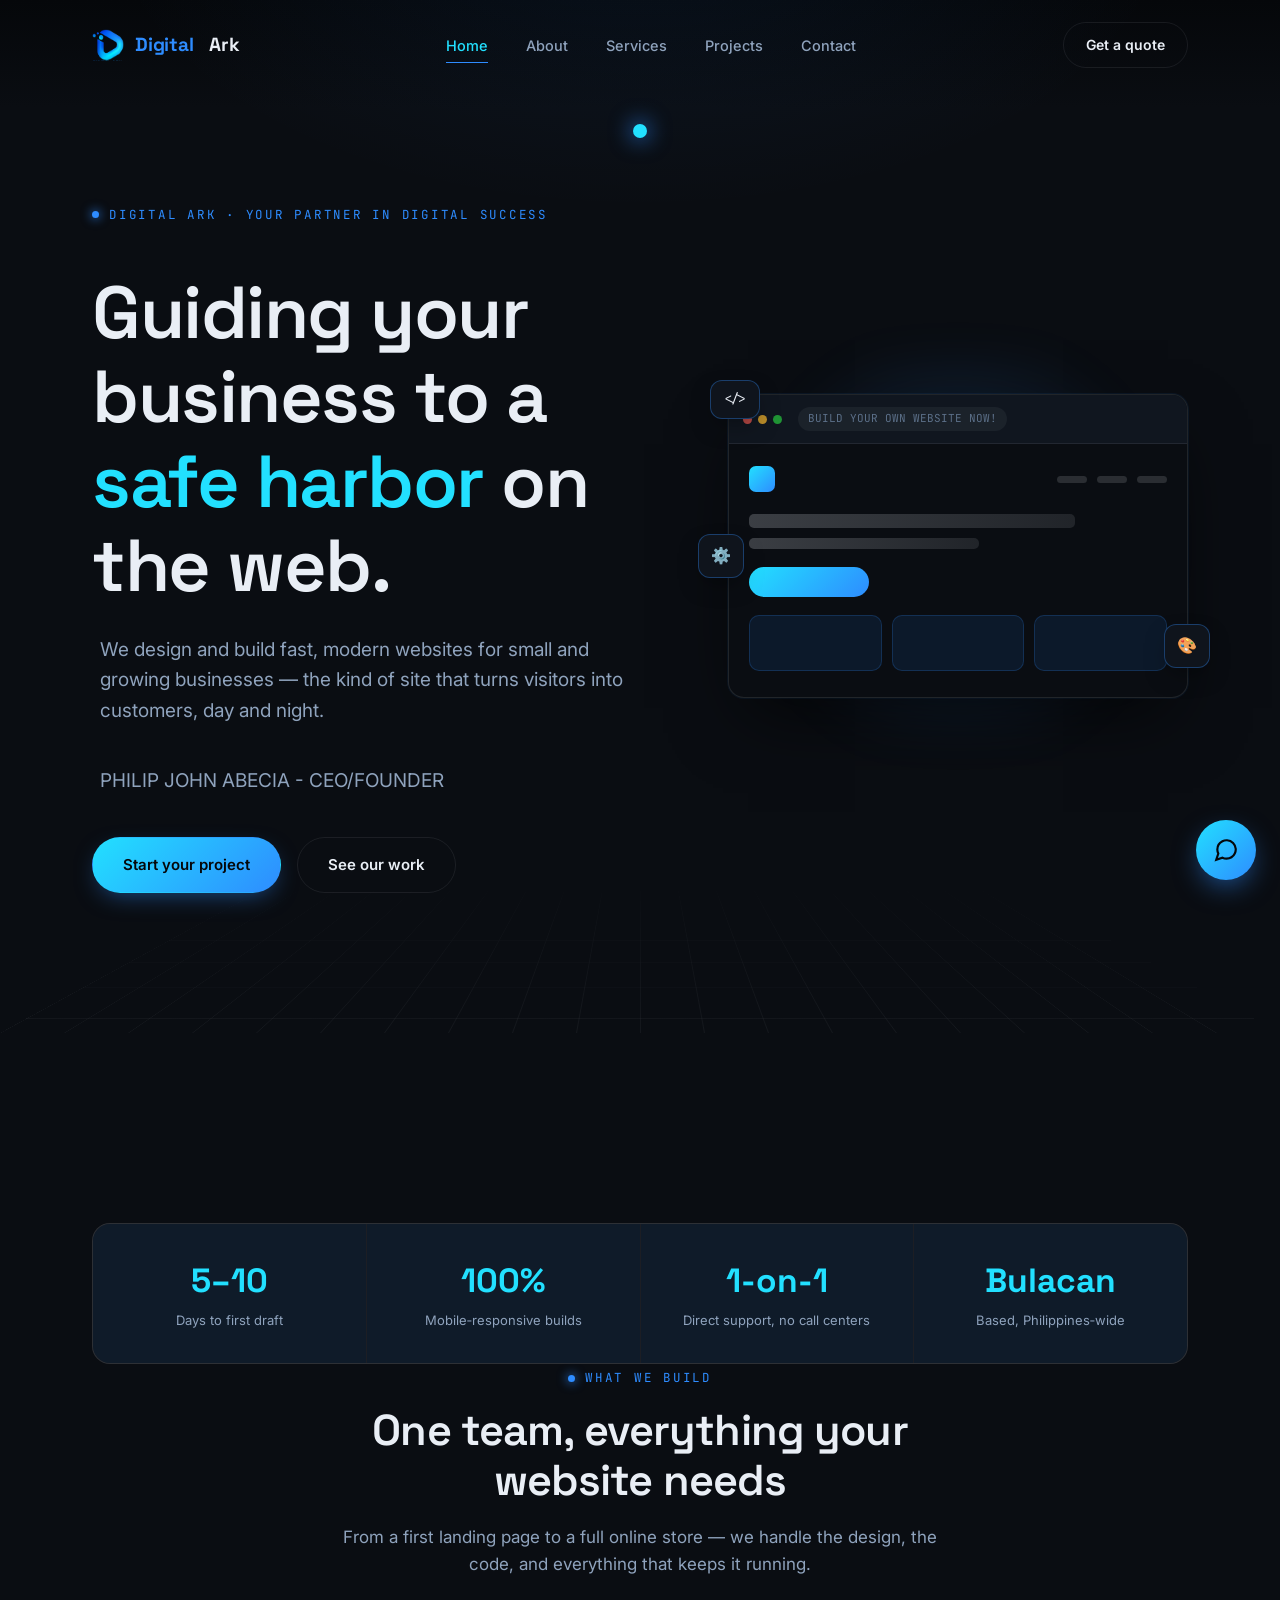
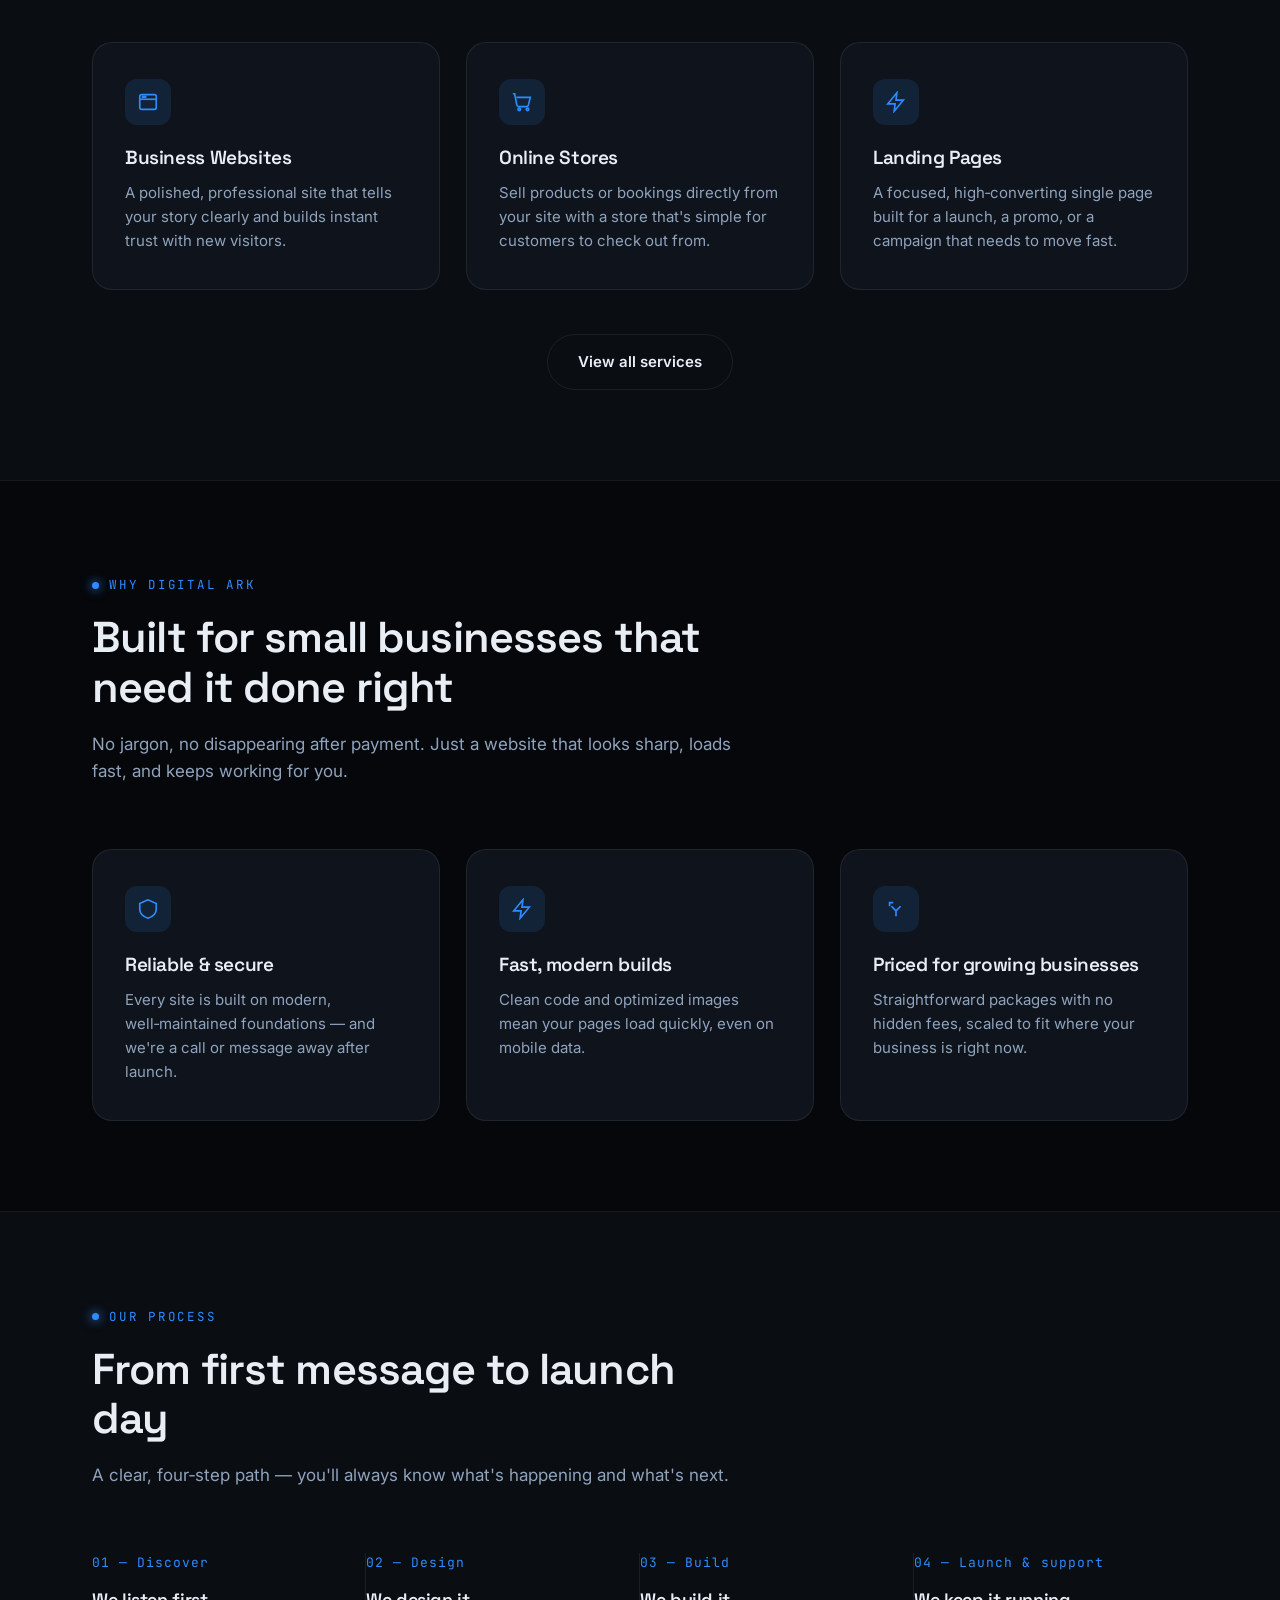
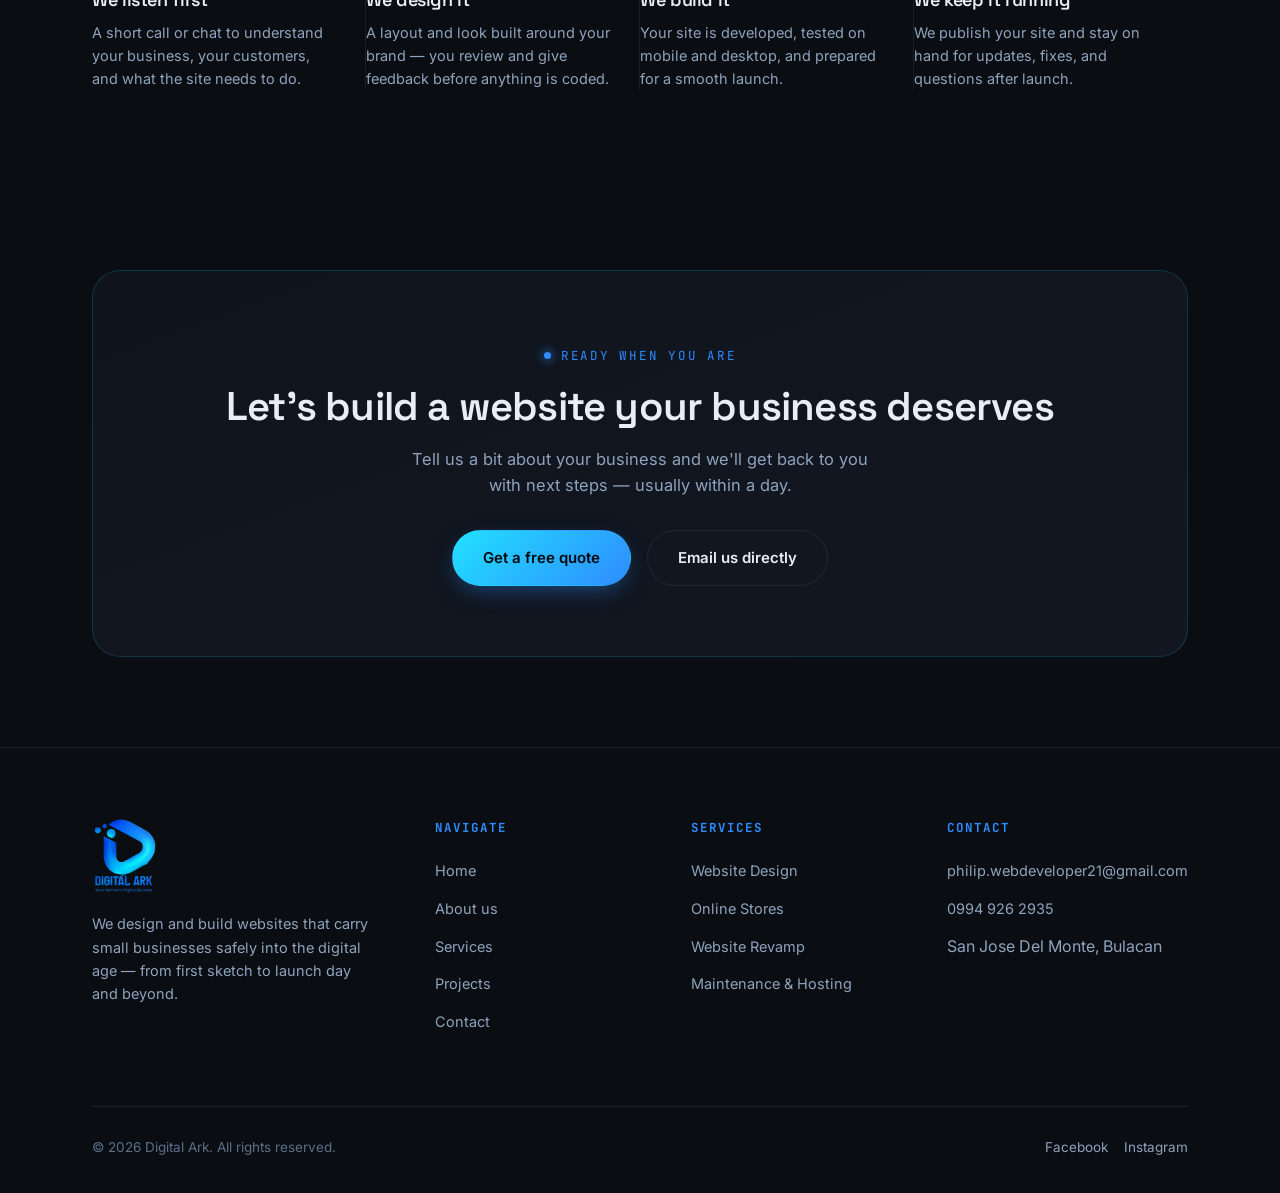
<file: index.html>
<!DOCTYPE html>
<html lang="en">
<head>
<meta charset="UTF-8">
<meta name="viewport" content="width=device-width, initial-scale=1.0">
<title>Digital Ark — Websites That Carry Your Business Forward</title>
<meta name="description" content="Digital Ark designs and builds modern, high-performing websites for small businesses in Bulacan and beyond. Get a website that works as hard as you do.">
<link rel="icon" type="image/png" href="assets/logo-icon.png">
<link rel="preconnect" href="https://fonts.googleapis.com">
<link rel="stylesheet" href="css/style.css">
</head>
<body>
  
  <button id="faq-chat-fab" class="ai-chat-fab" aria-label="Chat with Digital Ark">
  <svg viewBox="0 0 24 24" fill="none" stroke="currentColor" stroke-width="2"><path d="M21 11.5a8.38 8.38 0 0 1-.9 3.8 8.5 8.5 0 0 1-7.6 4.7 8.38 8.38 0 0 1-3.8-.9L3 21l1.9-5.7a8.38 8.38 0 0 1-.9-3.8 8.5 8.5 0 0 1 4.7-7.6 8.38 8.38 0 0 1 3.8-.9h.5a8.48 8.48 0 0 1 8 8v.5z"/></svg>
</button>

<div id="faq-chat-window" class="ai-chat-window" role="dialog" aria-label="Digital Ark chat">
  <div class="ai-chat-header">
    <img src="assets/logo-icon.png" alt="">
    <div>
      <strong>Digital Ark</strong>
      <span>Ask about our services</span>
    </div>
    <button id="faq-chat-close" aria-label="Close chat">
      <svg viewBox="0 0 24 24" fill="none" stroke="currentColor" stroke-width="2"><path d="M18 6 6 18M6 6l12 12"/></svg>
    </button>
  </div>

  <div id="faq-chat-messages" class="ai-chat-messages">
    <div class="ai-msg ai-msg-bot">
      Hi! 👋 I'm here to help with quick questions about Digital Ark. Pick a topic below, or type your question.
    </div>
    <div id="faq-chat-chips" class="faq-chip-row"></div>
  </div>

  <form id="faq-chat-form" class="ai-chat-input-row">
    <input id="faq-chat-input" type="text" placeholder="Type your question…" autocomplete="off" required>
    <button type="submit" aria-label="Send message">
      <svg viewBox="0 0 24 24" fill="none" stroke="currentColor" stroke-width="2"><path d="m22 2-7 20-4-9-9-4Z"/><path d="M22 2 11 13"/></svg>
    </button>
  </form>
</div>
  
<nav class="nav">
  <div class="container nav-inner">
    <a href="index.html" class="brand"><img src="assets/logo-icon.png" alt="Digital Ark logo"><span>Digital</span>&nbsp;Ark</a>
    <div class="nav-links">
      <a href="index.html">Home</a>
      <a href="about.html">About</a>
      <a href="services.html">Services</a>
      <a href="projects.html">Projects</a>
      <a href="contact.html">Contact</a>
    </div>
    <div class="nav-cta">
      <a href="contact.html" class="btn btn-ghost">Get a quote</a>
      <button class="nav-toggle" aria-label="Toggle menu"><span></span><span></span><span></span></button>
    </div>
  </div>
</nav>

<!-- HERO -->
<header class="hero">
  <div class="hero-beacon-wrap"><div class="beacon"></div></div>
  <div class="horizon"></div>
  <div class="container hero-flex">
    <div class="hero-content">
    <div class="eyebrow">Digital Ark · Your Partner in Digital Success</div>
    <h1>Guiding your business to a <em>safe harbor</em> on the web.</h1>
    <p class="lead">We design and build fast, modern websites for small and growing businesses — the kind of site that turns visitors into customers, day and night.</p>
    <p class="lead">
  <a href="https://www.facebook.com/philipjohnabecia"
     target="_blank"
     rel="noopener noreferrer"
    class="ceo-link"
     style="text-decoration: none; color: inherit;">
    PHILIP JOHN ABECIA - CEO/FOUNDER
  </a>
</p>
    <div class="hero-ctas">
      <a href="contact.html" class="btn btn-primary">Start your project</a>
      <a href="projects.html" class="btn btn-ghost">See our work</a>
    </div>
  </div>

   <div class="hero-device" aria-hidden="true">
  <div class="device-glow"></div>

  <div class="device-frame">
    <div class="device-bar">
      <span></span><span></span><span></span>
      <div class="device-url">BUILD YOUR OWN WEBSITE NOW!</div>
    </div>

    <div class="device-screen">
      <div class="build-nav">
        <div class="build-logo"></div>
        <div class="build-nav-links"><span></span><span></span><span></span></div>
      </div>

      <div class="build-hero">
        <div class="build-line build-line-lg"></div>
        <div class="build-line build-line-md"></div>
        <div class="build-btn"></div>
      </div>

      <div class="build-grid">
        <div class="build-card"></div>
        <div class="build-card"></div>
        <div class="build-card"></div>
      </div>
    </div>
  </div>

  <div class="floating-chip chip-1">&lt;/&gt;</div>
  <div class="floating-chip chip-2">🎨</div>
  <div class="floating-chip chip-3">⚙️</div>
</div>

</header>

<!-- SERVICES PREVIEW -->
<section id="services-preview">

    <div class="container">
    <div class="hero-stats reveal">
      <div><strong>5–10</strong><span>Days to first draft</span></div>
      <div><strong>100%</strong><span>Mobile‑responsive builds</span></div>
      <div><strong>1‑on‑1</strong><span>Direct support, no call centers</span></div>
      <div><strong>Bulacan</strong><span>Based, Philippines‑wide</span></div>
    </div>
  </div>
  
  <div class="container">
    <div class="section-head center reveal">
      <div class="eyebrow" style="justify-content:center">What We Build</div>
      <h2>One team, everything your website needs</h2>
      <p>From a first landing page to a full online store — we handle the design, the code, and everything that keeps it running.</p>
    </div>

    <div class="grid grid-3">
      <div class="card reveal">
        <div class="icon">
          <svg width="22" height="22" viewBox="0 0 24 24" fill="none" stroke="currentColor" stroke-width="1.8"><rect x="3" y="4" width="18" height="16" rx="2"/><path d="M3 9h18"/><circle cx="6.5" cy="6.5" r=".6" fill="currentColor"/><circle cx="9" cy="6.5" r=".6" fill="currentColor"/></svg>
        </div>
        <h3>Business Websites</h3>
        <p>A polished, professional site that tells your story clearly and builds instant trust with new visitors.</p>
      </div>
      <div class="card reveal reveal-delay-1">
        <div class="icon">
          <svg width="22" height="22" viewBox="0 0 24 24" fill="none" stroke="currentColor" stroke-width="1.8"><circle cx="9" cy="20" r="1.4"/><circle cx="18" cy="20" r="1.4"/><path d="M2 3h2l2.4 12.4a2 2 0 0 0 2 1.6h8.6a2 2 0 0 0 2-1.6L21 7H6"/></svg>
        </div>
        <h3>Online Stores</h3>
        <p>Sell products or bookings directly from your site with a store that's simple for customers to check out from.</p>
      </div>
      <div class="card reveal reveal-delay-2">
        <div class="icon">
          <svg width="22" height="22" viewBox="0 0 24 24" fill="none" stroke="currentColor" stroke-width="1.8"><path d="M13 2 3 14h8l-1 8 10-12h-8z"/></svg>
        </div>
        <h3>Landing Pages</h3>
        <p>A focused, high‑converting single page built for a launch, a promo, or a campaign that needs to move fast.</p>
      </div>
    </div>

    <div style="text-align:center; margin-top:44px;" class="reveal">
      <a href="services.html" class="btn btn-ghost">View all services</a>
    </div>
  </div>
</section>

<!-- WHY CHOOSE US -->
<section style="background:var(--bg-deep); border-top:1px solid var(--line-soft); border-bottom:1px solid var(--line-soft);">
  <div class="container">
    <div class="section-head reveal">
      <div class="eyebrow">Why Digital Ark</div>
      <h2>Built for small businesses that need it done right</h2>
      <p>No jargon, no disappearing after payment. Just a website that looks sharp, loads fast, and keeps working for you.</p>
    </div>

    <div class="grid grid-3">
      <div class="card reveal">
        <div class="icon"><svg width="22" height="22" viewBox="0 0 24 24" fill="none" stroke="currentColor" stroke-width="1.8"><path d="M12 2 3 6v6c0 5 4 8.5 9 10 5-1.5 9-5 9-10V6z"/></svg></div>
        <h3>Reliable & secure</h3>
        <p>Every site is built on modern, well‑maintained foundations — and we're a call or message away after launch.</p>
      </div>
      <div class="card reveal reveal-delay-1">
        <div class="icon"><svg width="22" height="22" viewBox="0 0 24 24" fill="none" stroke="currentColor" stroke-width="1.8"><path d="M13 2 3 14h8l-1 8 10-12h-8z"/></svg></div>
        <h3>Fast, modern builds</h3>
        <p>Clean code and optimized images mean your pages load quickly, even on mobile data.</p>
      </div>
      <div class="card reveal reveal-delay-2">
        <div class="icon"><svg width="22" height="22" viewBox="0 0 24 24" fill="none" stroke="currentColor" stroke-width="1.8"><path d="M12 20v-6M12 14l-5-5M12 14l5-5M5 9V5h4"/></svg></div>
        <h3>Priced for growing businesses</h3>
        <p>Straightforward packages with no hidden fees, scaled to fit where your business is right now.</p>
      </div>
    </div>
  </div>
</section>

<!-- PROCESS -->
<section>
  <div class="container">
    <div class="section-head reveal">
      <div class="eyebrow">Our Process</div>
      <h2>From first message to launch day</h2>
      <p>A clear, four‑step path — you'll always know what's happening and what's next.</p>
    </div>

    <div class="steps">
      <div class="step reveal">
        <div class="num">01 — Discover</div>
        <h3>We listen first</h3>
        <p>A short call or chat to understand your business, your customers, and what the site needs to do.</p>
      </div>
      <div class="step reveal reveal-delay-1">
        <div class="num">02 — Design</div>
        <h3>We design it</h3>
        <p>A layout and look built around your brand — you review and give feedback before anything is coded.</p>
      </div>
      <div class="step reveal reveal-delay-2">
        <div class="num">03 — Build</div>
        <h3>We build it</h3>
        <p>Your site is developed, tested on mobile and desktop, and prepared for a smooth launch.</p>
      </div>
      <div class="step reveal reveal-delay-3">
        <div class="num">04 — Launch & support</div>
        <h3>We keep it running</h3>
        <p>We publish your site and stay on hand for updates, fixes, and questions after launch.</p>
      </div>
    </div>
  </div>
</section>

<!-- CTA -->
<section>
  <div class="container">
    <div class="cta-banner reveal">
      <div class="eyebrow" style="justify-content:center">Ready when you are</div>
      <h2>Let's build a website your business deserves</h2>
      <p>Tell us a bit about your business and we'll get back to you with next steps — usually within a day.</p>
      <div class="actions">
        <a href="contact.html" class="btn btn-primary">Get a free quote</a>
        <a href="mailto:digitalark77@gmail.com" class="btn btn-ghost">Email us directly</a>
      </div>
    </div>
  </div>
</section>

<footer>
  <div class="container">
    <div class="footer-top">
      <div class="footer-brand">
        <a href="index.html" class="brand"><img src="assets/logo-full.png" alt="Digital Ark — Your Partner in Digital Success"></a>
        <p>We design and build websites that carry small businesses safely into the digital age — from first sketch to launch day and beyond.</p>
      </div>
      <div class="footer-col">
        <h5>Navigate</h5>
        <ul>
          <li><a href="index.html">Home</a></li>
          <li><a href="about.html">About us</a></li>
          <li><a href="services.html">Services</a></li>
          <li><a href="projects.html">Projects</a></li>
          <li><a href="contact.html">Contact</a></li>
        </ul>
      </div>
      <div class="footer-col">
        <h5>Services</h5>
        <ul>
          <li><a href="services.html">Website Design</a></li>
          <li><a href="services.html">Online Stores</a></li>
          <li><a href="services.html">Website Revamp</a></li>
          <li><a href="services.html">Maintenance & Hosting</a></li>
        </ul>
      </div>
      <div class="footer-col">
        <h5>Contact</h5>
        <ul>
          <li><a href="mailto:philip.webdeveloper21@gmail.com">philip.webdeveloper21@gmail.com</a></li>
          <li><a href="tel:+639949262935">0994 926 2935</a></li>
          <li><span class="text-muted">San Jose Del Monte, Bulacan</span></li>
        </ul>
      </div>
    </div>
    <div class="footer-bottom">
      <p>© 2026 Digital Ark. All rights reserved.</p>
      <div class="socials">
<a href="https://www.facebook.com/profile.php?id=61579037024996" aria-label="Facebook" target="_blank" rel="noopener noreferrer">
    Facebook
</a>

<a href="https://www.instagram.com/phlp_john/" aria-label="Instagram" target="_blank" rel="noopener noreferrer">
    Instagram
</a>
      </div>
    </div>
  </div>
</footer>

<script src="js/main.js"></script>
<script src="js/faq-chatbot.js"></script>
</body>
</html>
</file>
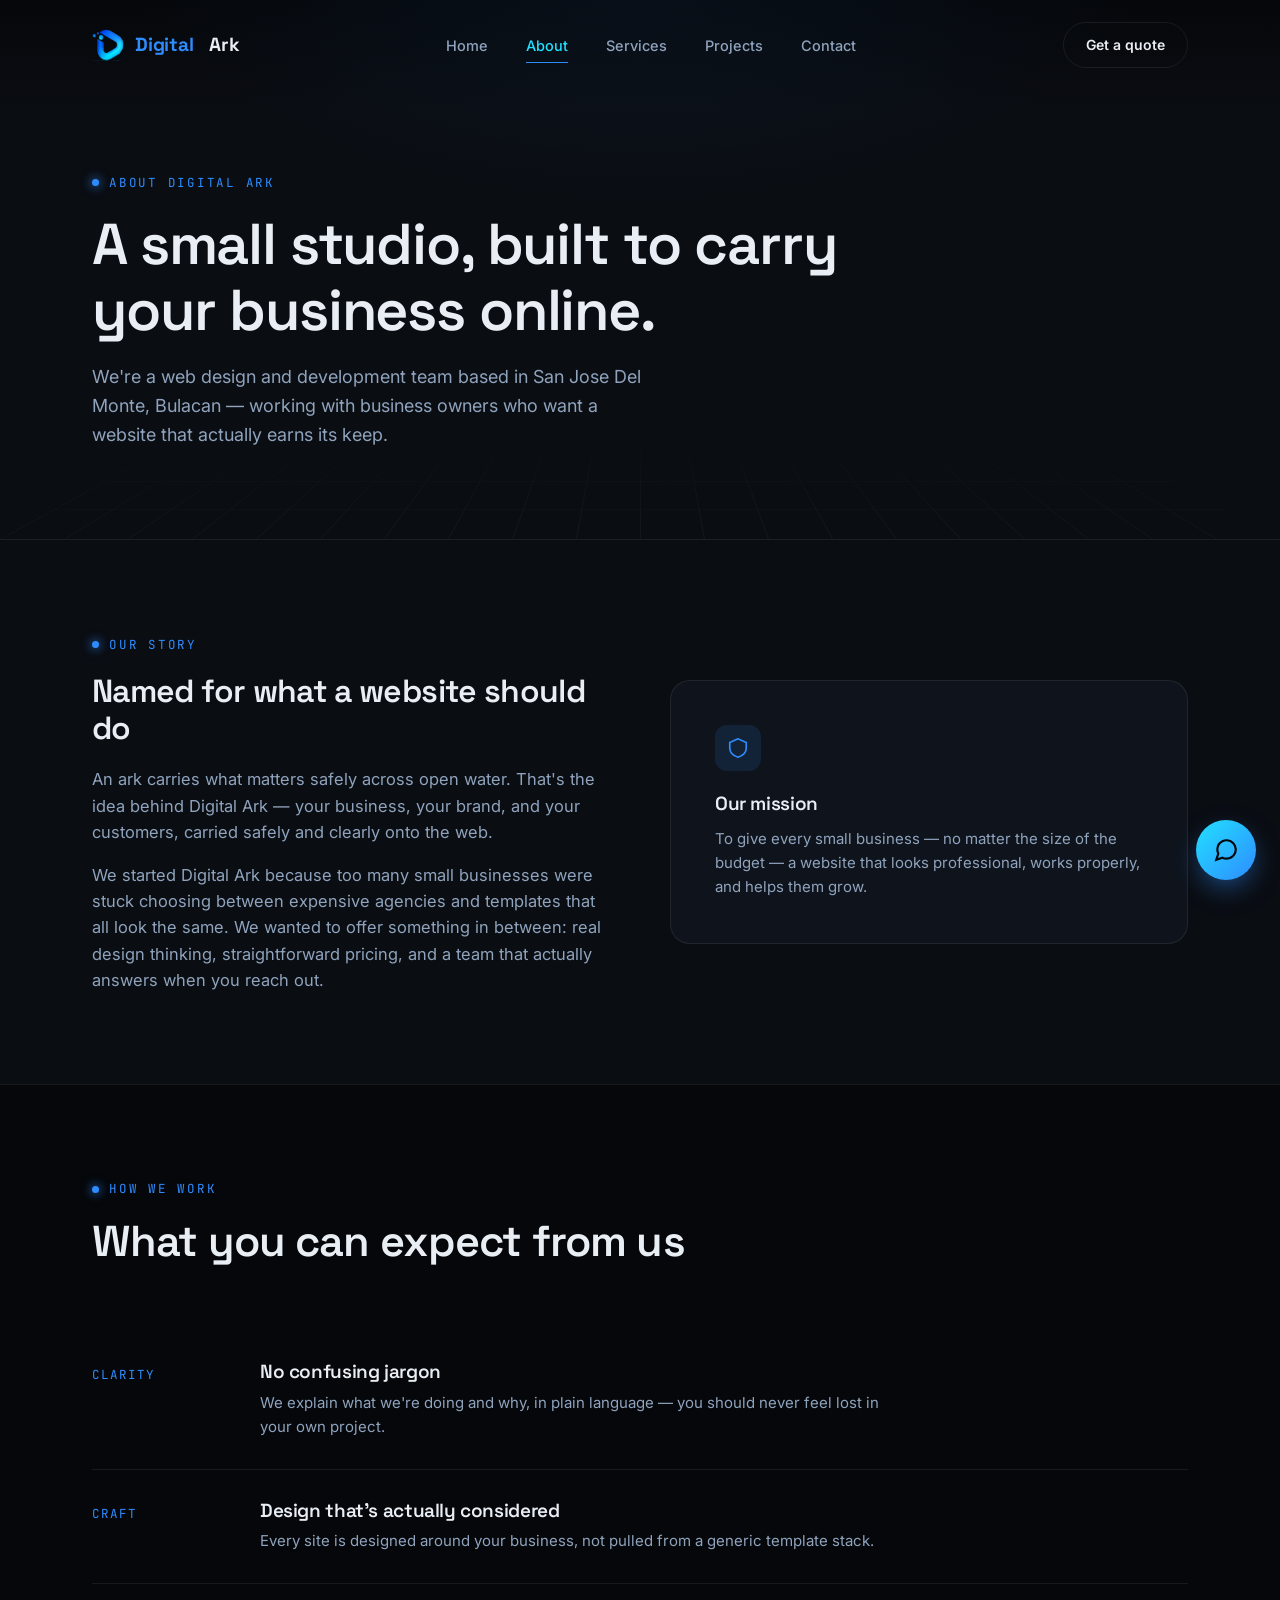
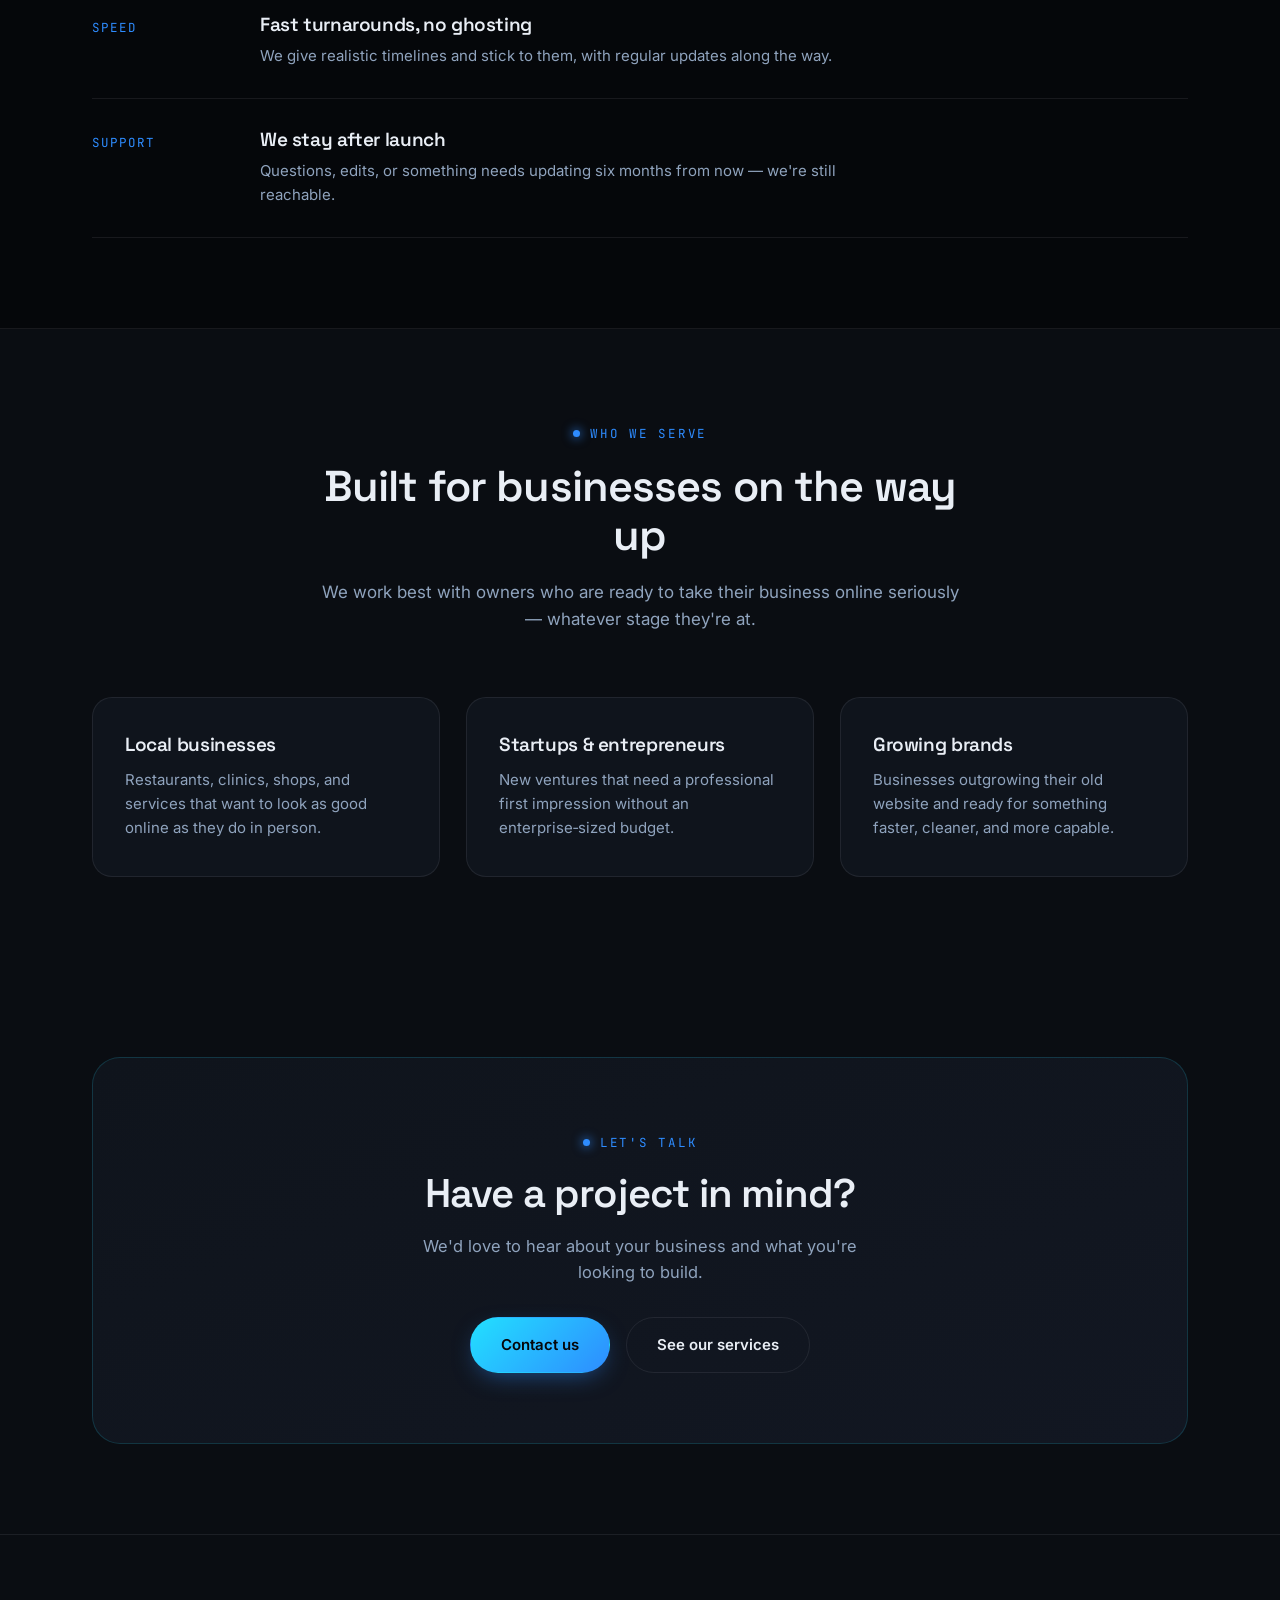
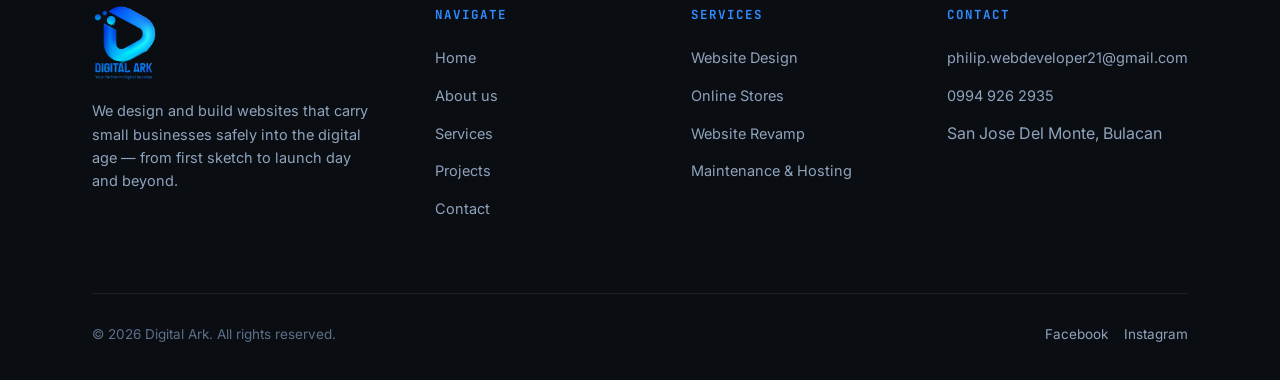
<file: about.html>
<!DOCTYPE html>
<html lang="en">
<head>
<meta charset="UTF-8">
<meta name="viewport" content="width=device-width, initial-scale=1.0">
<title>About Us — Digital Ark</title>
<meta name="description" content="Digital Ark is a web design studio based in San Jose Del Monte, Bulacan, building websites for small businesses across the Philippines.">
<link rel="icon" type="image/png" href="assets/logo-icon.png">
<link rel="stylesheet" href="css/style.css">
</head>
<body>

<button id="faq-chat-fab" class="ai-chat-fab" aria-label="Chat with Digital Ark">
  <svg viewBox="0 0 24 24" fill="none" stroke="currentColor" stroke-width="2"><path d="M21 11.5a8.38 8.38 0 0 1-.9 3.8 8.5 8.5 0 0 1-7.6 4.7 8.38 8.38 0 0 1-3.8-.9L3 21l1.9-5.7a8.38 8.38 0 0 1-.9-3.8 8.5 8.5 0 0 1 4.7-7.6 8.38 8.38 0 0 1 3.8-.9h.5a8.48 8.48 0 0 1 8 8v.5z"/></svg>
</button>

<div id="faq-chat-window" class="ai-chat-window" role="dialog" aria-label="Digital Ark chat">
  <div class="ai-chat-header">
    <img src="assets/logo-icon.png" alt="">
    <div>
      <strong>Digital Ark</strong>
      <span>Ask about our services</span>
    </div>
    <button id="faq-chat-close" aria-label="Close chat">
      <svg viewBox="0 0 24 24" fill="none" stroke="currentColor" stroke-width="2"><path d="M18 6 6 18M6 6l12 12"/></svg>
    </button>
  </div>

  <div id="faq-chat-messages" class="ai-chat-messages">
    <div class="ai-msg ai-msg-bot">
      Hi! 👋 I'm here to help with quick questions about Digital Ark. Pick a topic below, or type your question.
    </div>
    <div id="faq-chat-chips" class="faq-chip-row"></div>
  </div>

  <form id="faq-chat-form" class="ai-chat-input-row">
    <input id="faq-chat-input" type="text" placeholder="Type your question…" autocomplete="off" required>
    <button type="submit" aria-label="Send message">
      <svg viewBox="0 0 24 24" fill="none" stroke="currentColor" stroke-width="2"><path d="m22 2-7 20-4-9-9-4Z"/><path d="M22 2 11 13"/></svg>
    </button>
  </form>
</div>
<nav class="nav">
  <div class="container nav-inner">
    <a href="index.html" class="brand"><img src="assets/logo-icon.png" alt="Digital Ark logo"><span>Digital</span>&nbsp;Ark</a>
    <div class="nav-links">
      <a href="index.html">Home</a>
      <a href="about.html"class="active">About</a>
      <a href="services.html">Services</a>
      <a href="projects.html">Projects</a>
      <a href="contact.html">Contact</a>
    </div>
    <div class="nav-cta">
      <a href="contact.html" class="btn btn-ghost">Get a quote</a>
      <button class="nav-toggle" aria-label="Toggle menu"><span></span><span></span><span></span></button>
    </div>
  </div>
</nav>

<header class="page-hero">
  <div class="horizon"></div>
  <div class="container">
    <div class="eyebrow">About Digital Ark</div>
    <h1>A small studio, built to carry your business online.</h1>
    <p>We're a web design and development team based in San Jose Del Monte, Bulacan — working with business owners who want a website that actually earns its keep.</p>
  </div>
</header>

<section>
  <div class="container">
    <div class="grid grid-2" style="align-items:center; gap:60px;">
      <div class="reveal">
        <div class="eyebrow">Our Story</div>
        <h2 style="font-size:2rem; margin-bottom:20px;">Named for what a website should do</h2>
        <p class="text-muted" style="font-size:16.5px; margin-bottom:16px;">An ark carries what matters safely across open water. That's the idea behind Digital Ark — your business, your brand, and your customers, carried safely and clearly onto the web.</p>
        <p class="text-muted" style="font-size:16.5px;">We started Digital Ark because too many small businesses were stuck choosing between expensive agencies and templates that all look the same. We wanted to offer something in between: real design thinking, straightforward pricing, and a team that actually answers when you reach out.</p>
      </div>
      <div class="reveal reveal-delay-1">
        <div class="card" style="padding:44px;">
          <div class="icon"><svg width="22" height="22" viewBox="0 0 24 24" fill="none" stroke="currentColor" stroke-width="1.8"><path d="M12 2 3 6v6c0 5 4 8.5 9 10 5-1.5 9-5 9-10V6z"/></svg></div>
          <h3>Our mission</h3>
          <p>To give every small business — no matter the size of the budget — a website that looks professional, works properly, and helps them grow.</p>
        </div>
      </div>
    </div>
  </div>
</section>

<section style="background:var(--bg-deep); border-top:1px solid var(--line-soft); border-bottom:1px solid var(--line-soft);">
  <div class="container">
    <div class="section-head reveal">
      <div class="eyebrow">How We Work</div>
      <h2>What you can expect from us</h2>
    </div>

    <div class="value-row reveal">
      <div class="tag">Clarity</div>
      <div>
        <h4>No confusing jargon</h4>
        <p>We explain what we're doing and why, in plain language — you should never feel lost in your own project.</p>
      </div>
    </div>
    <div class="value-row reveal reveal-delay-1">
      <div class="tag">Craft</div>
      <div>
        <h4>Design that's actually considered</h4>
        <p>Every site is designed around your business, not pulled from a generic template stack.</p>
      </div>
    </div>
    <div class="value-row reveal reveal-delay-2">
      <div class="tag">Speed</div>
      <div>
        <h4>Fast turnarounds, no ghosting</h4>
        <p>We give realistic timelines and stick to them, with regular updates along the way.</p>
      </div>
    </div>
    <div class="value-row reveal reveal-delay-3">
      <div class="tag">Support</div>
      <div>
        <h4>We stay after launch</h4>
        <p>Questions, edits, or something needs updating six months from now — we're still reachable.</p>
      </div>
    </div>
  </div>
</section>

<section>
  <div class="container">
    <div class="section-head center reveal">
      <div class="eyebrow" style="justify-content:center">Who We Serve</div>
      <h2>Built for businesses on the way up</h2>
      <p>We work best with owners who are ready to take their business online seriously — whatever stage they're at.</p>
    </div>
    <div class="grid grid-3">
      <div class="card reveal">
        <h3>Local businesses</h3>
        <p>Restaurants, clinics, shops, and services that want to look as good online as they do in person.</p>
      </div>
      <div class="card reveal reveal-delay-1">
        <h3>Startups & entrepreneurs</h3>
        <p>New ventures that need a professional first impression without an enterprise‑sized budget.</p>
      </div>
      <div class="card reveal reveal-delay-2">
        <h3>Growing brands</h3>
        <p>Businesses outgrowing their old website and ready for something faster, cleaner, and more capable.</p>
      </div>
    </div>
  </div>
</section>

<section>
  <div class="container">
    <div class="cta-banner reveal">
      <div class="eyebrow" style="justify-content:center">Let's talk</div>
      <h2>Have a project in mind?</h2>
      <p>We'd love to hear about your business and what you're looking to build.</p>
      <div class="actions">
        <a href="contact.html" class="btn btn-primary">Contact us</a>
        <a href="services.html" class="btn btn-ghost">See our services</a>
      </div>
    </div>
  </div>
</section>

<footer>
  <div class="container">
    <div class="footer-top">
      <div class="footer-brand">
        <a href="index.html" class="brand"><img src="assets/logo-full.png" alt="Digital Ark — Your Partner in Digital Success"></a>
        <p>We design and build websites that carry small businesses safely into the digital age — from first sketch to launch day and beyond.</p>
      </div>
      <div class="footer-col">
        <h5>Navigate</h5>
        <ul>
          <li><a href="index.html">Home</a></li>
          <li><a href="about.html">About us</a></li>
          <li><a href="services.html">Services</a></li>
          <li><a href="projects.html">Projects</a></li>
          <li><a href="contact.html">Contact</a></li>
        </ul>
      </div>
      <div class="footer-col">
        <h5>Services</h5>
        <ul>
          <li><a href="services.html">Website Design</a></li>
          <li><a href="services.html">Online Stores</a></li>
          <li><a href="services.html">Website Revamp</a></li>
          <li><a href="services.html">Maintenance & Hosting</a></li>
        </ul>
      </div>
      <div class="footer-col">
        <h5>Contact</h5>
        <ul>
          <li><a href="mailto:philip.webdeveloper21@gmail.com">philip.webdeveloper21@gmail.com</a></li>
          <li><a href="tel:+639949262935">0994 926 2935</a></li>
          <li><span class="text-muted">San Jose Del Monte, Bulacan</span></li>
        </ul>
      </div>
    </div>
    <div class="footer-bottom">
      <p>© 2026 Digital Ark. All rights reserved.</p>
      <div class="socials">
<a href="https://www.facebook.com/profile.php?id=61579037024996" aria-label="Facebook" target="_blank" rel="noopener noreferrer">
    Facebook
</a>

<a href="https://www.instagram.com/phlp_john/" aria-label="Instagram" target="_blank" rel="noopener noreferrer">
    Instagram
</a>
      </div>
    </div>
  </div>
</footer>

<script src="js/main.js"></script>
<script src="js/faq-chatbot.js"></script>
</body>
</html>
</file>
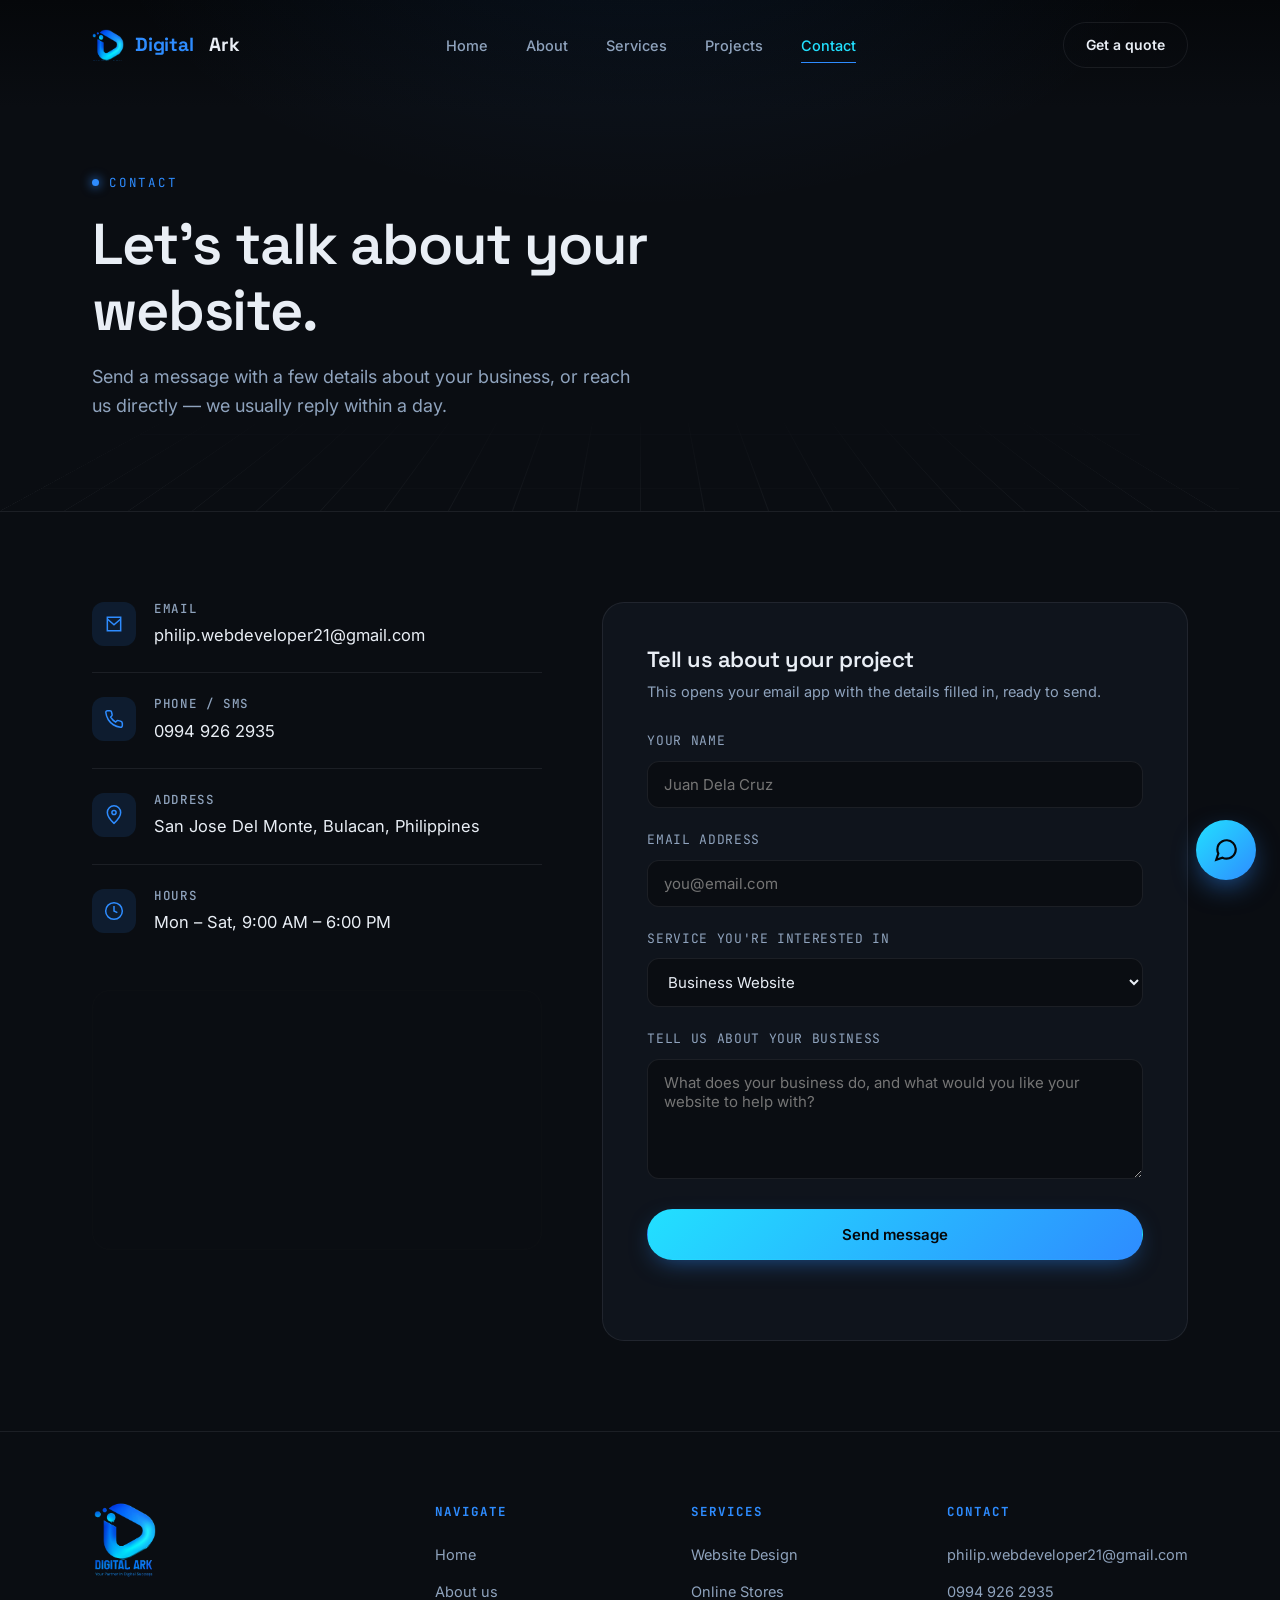
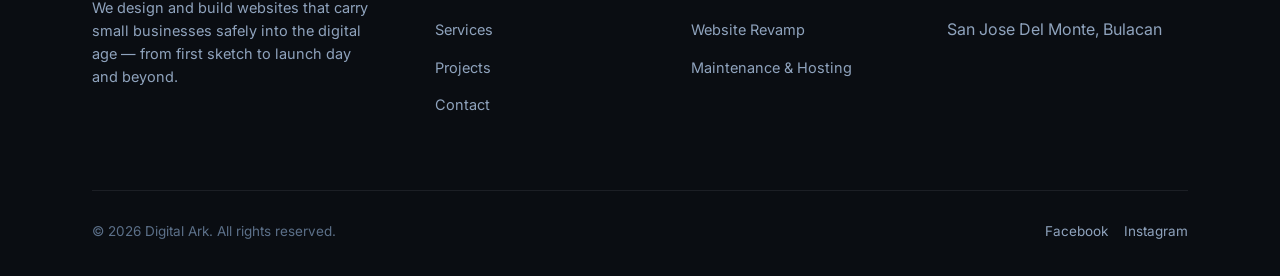
<file: contact.html>
<!DOCTYPE html>
<html lang="en">
<head>
<meta charset="UTF-8">
<meta name="viewport" content="width=device-width, initial-scale=1.0">
<title>Contact Us — Digital Ark</title>
<meta name="description" content="Get in touch with Digital Ark for your website project. Email digitalark77@gmail.com or call 0994 926 2935.">
<link rel="icon" type="image/png" href="assets/logo-icon.png">
<link rel="stylesheet" href="css/style.css">
</head>
<body>

  <button id="faq-chat-fab" class="ai-chat-fab" aria-label="Chat with Digital Ark">
  <svg viewBox="0 0 24 24" fill="none" stroke="currentColor" stroke-width="2"><path d="M21 11.5a8.38 8.38 0 0 1-.9 3.8 8.5 8.5 0 0 1-7.6 4.7 8.38 8.38 0 0 1-3.8-.9L3 21l1.9-5.7a8.38 8.38 0 0 1-.9-3.8 8.5 8.5 0 0 1 4.7-7.6 8.38 8.38 0 0 1 3.8-.9h.5a8.48 8.48 0 0 1 8 8v.5z"/></svg>
</button>

<div id="faq-chat-window" class="ai-chat-window" role="dialog" aria-label="Digital Ark chat">
  <div class="ai-chat-header">
    <img src="assets/logo-icon.png" alt="">
    <div>
      <strong>Digital Ark</strong>
      <span>Ask about our services</span>
    </div>
    <button id="faq-chat-close" aria-label="Close chat">
      <svg viewBox="0 0 24 24" fill="none" stroke="currentColor" stroke-width="2"><path d="M18 6 6 18M6 6l12 12"/></svg>
    </button>
  </div>

  <div id="faq-chat-messages" class="ai-chat-messages">
    <div class="ai-msg ai-msg-bot">
      Hi! 👋 I'm here to help with quick questions about Digital Ark. Pick a topic below, or type your question.
    </div>
    <div id="faq-chat-chips" class="faq-chip-row"></div>
  </div>

  <form id="faq-chat-form" class="ai-chat-input-row">
    <input id="faq-chat-input" type="text" placeholder="Type your question…" autocomplete="off" required>
    <button type="submit" aria-label="Send message">
      <svg viewBox="0 0 24 24" fill="none" stroke="currentColor" stroke-width="2"><path d="m22 2-7 20-4-9-9-4Z"/><path d="M22 2 11 13"/></svg>
    </button>
  </form>
</div>

<nav class="nav">
  <div class="container nav-inner">
    <a href="index.html" class="brand"><img src="assets/logo-icon.png" alt="Digital Ark logo"><span>Digital</span>&nbsp;Ark</a>
    <div class="nav-links">
      <a href="index.html">Home</a>
      <a href="about.html">About</a>
      <a href="services.html">Services</a>
      <a href="projects.html">Projects</a>
      <a href="contact.html"class="active">Contact</a>
    </div>
    <div class="nav-cta">
      <a href="contact.html" class="btn btn-ghost">Get a quote</a>
      <button class="nav-toggle" aria-label="Toggle menu"><span></span><span></span><span></span></button>
    </div>
  </div>
</nav>

<header class="page-hero">
  <div class="horizon"></div>
  <div class="container">
    <div class="eyebrow">Contact</div>
    <h1>Let's talk about your website.</h1>
    <p>Send a message with a few details about your business, or reach us directly — we usually reply within a day.</p>
  </div>
</header>

<section>
  <div class="container">
    <div class="contact-grid">

      <div class="reveal">
        <div class="contact-info-card">
          <div class="icon"><svg width="20" height="20" viewBox="0 0 24 24" fill="none" stroke="currentColor" stroke-width="1.8"><path d="M4 4h16v16H4z"/><path d="m4 6 8 7 8-7"/></svg></div>
          <div>
            <h4>Email</h4>
            <p><a href="mailto:philip.webdeveloper21@gmail.com">philip.webdeveloper21@gmail.com</a></p>
          </div>
        </div>
        <div class="contact-info-card">
          <div class="icon"><svg width="20" height="20" viewBox="0 0 24 24" fill="none" stroke="currentColor" stroke-width="1.8"><path d="M22 16.9v3a2 2 0 0 1-2.2 2 19.8 19.8 0 0 1-8.6-3 19.5 19.5 0 0 1-6-6 19.8 19.8 0 0 1-3-8.7A2 2 0 0 1 4.1 2h3a2 2 0 0 1 2 1.7c.1.9.3 1.8.6 2.7a2 2 0 0 1-.5 2.1L8 9.7a16 16 0 0 0 6 6l1.2-1.2a2 2 0 0 1 2.1-.5c.9.3 1.8.5 2.7.6a2 2 0 0 1 1.7 2z"/></svg></div>
          <div>
            <h4>Phone / SMS</h4>
            <p><a href="tel:+639949262935">0994 926 2935</a></p>
          </div>
        </div>
        <div class="contact-info-card">
          <div class="icon"><svg width="20" height="20" viewBox="0 0 24 24" fill="none" stroke="currentColor" stroke-width="1.8"><path d="M12 22s8-7.4 8-13a8 8 0 1 0-16 0c0 5.6 8 13 8 13z"/><circle cx="12" cy="9" r="2.5"/></svg></div>
          <div>
            <h4>Address</h4>
            <p>San Jose Del Monte, Bulacan, Philippines</p>
          </div>
        </div>
        <div class="contact-info-card" style="border-bottom:none;">
          <div class="icon"><svg width="20" height="20" viewBox="0 0 24 24" fill="none" stroke="currentColor" stroke-width="1.8"><circle cx="12" cy="12" r="10"/><path d="M12 6v6l4 2"/></svg></div>
          <div>
            <h4>Hours</h4>
            <p>Mon – Sat, 9:00 AM – 6:00 PM</p>
          </div>
        </div>

        <div class="map-wrap">
          <iframe
            src="https://maps.google.com/maps?q=San%20Jose%20Del%20Monte%2C%20Bulacan%2C%20Philippines&t=&z=12&ie=UTF8&iwloc=&output=embed"
            loading="lazy"
            referrerpolicy="no-referrer-when-downgrade"
            title="Digital Ark location map">
          </iframe>
        </div>
      </div>

      <div class="reveal reveal-delay-1">
        <div class="form-card">
          <h3 style="font-size:22px; margin-bottom:8px;">Tell us about your project</h3>
          <p class="text-muted" style="margin-bottom:28px; font-size:14.5px;">This opens your email app with the details filled in, ready to send.</p>
          <form id="contact-form" novalidate>
            <div class="field">
              <label for="name">Your name</label>
              <input type="text" id="name" name="name" placeholder="Juan Dela Cruz" required>
            </div>
            <div class="field">
              <label for="email">Email address</label>
              <input type="email" id="email" name="email" placeholder="you@email.com" required>
            </div>
            <div class="field">
              <label for="service">Service you're interested in</label>
              <select id="service" name="service">
                <option value="Business Website">Business Website</option>
                <option value="Online Store">Online Store</option>
                <option value="Landing Page">Landing Page</option>
                <option value="Website Redesign">Website Redesign</option>
                <option value="Maintenance & Hosting">Maintenance & Hosting</option>
                <option value="Not sure yet">Not sure yet</option>
              </select>
            </div>
            <div class="field">
              <label for="message">Tell us about your business</label>
              <textarea id="message" name="message" placeholder="What does your business do, and what would you like your website to help with?" required></textarea>
            </div>
            <button type="submit" class="btn btn-primary btn-block">Send message</button>
            <p class="form-status" id="form-status"></p>
          </form>
        </div>
      </div>

    </div>
  </div>
</section>

<footer>
  <div class="container">
    <div class="footer-top">
      <div class="footer-brand">
        <a href="index.html" class="brand"><img src="assets/logo-full.png" alt="Digital Ark — Your Partner in Digital Success"></a>
        <p>We design and build websites that carry small businesses safely into the digital age — from first sketch to launch day and beyond.</p>
      </div>
      <div class="footer-col">
        <h5>Navigate</h5>
        <ul>
          <li><a href="index.html">Home</a></li>
          <li><a href="about.html">About us</a></li>
          <li><a href="services.html">Services</a></li>
          <li><a href="projects.html">Projects</a></li>
          <li><a href="contact.html">Contact</a></li>
        </ul>
      </div>
      <div class="footer-col">
        <h5>Services</h5>
        <ul>
          <li><a href="services.html">Website Design</a></li>
          <li><a href="services.html">Online Stores</a></li>
          <li><a href="services.html">Website Revamp</a></li>
          <li><a href="services.html">Maintenance & Hosting</a></li>
        </ul>
      </div>
      <div class="footer-col">
        <h5>Contact</h5>
        <ul>
          <li><a href="mailto:philip.webdeveloper21@gmail.com">philip.webdeveloper21@gmail.com</a></li>
          <li><a href="tel:+639949262935">0994 926 2935</a></li>
          <li><span class="text-muted">San Jose Del Monte, Bulacan</span></li>
        </ul>
      </div>
    </div>
    <div class="footer-bottom">
      <p>© 2026 Digital Ark. All rights reserved.</p>
      <div class="socials">
<a href="https://www.facebook.com/profile.php?id=61579037024996" aria-label="Facebook" target="_blank" rel="noopener noreferrer">
    Facebook
</a>

<a href="https://www.instagram.com/phlp_john/" aria-label="Instagram" target="_blank" rel="noopener noreferrer">
    Instagram
</a>
      </div>
    </div>
  </div>
</footer>

<script src="js/main.js"></script>
<script src="js/faq-chatbot.js"></script>
</body>
</html>
</file>
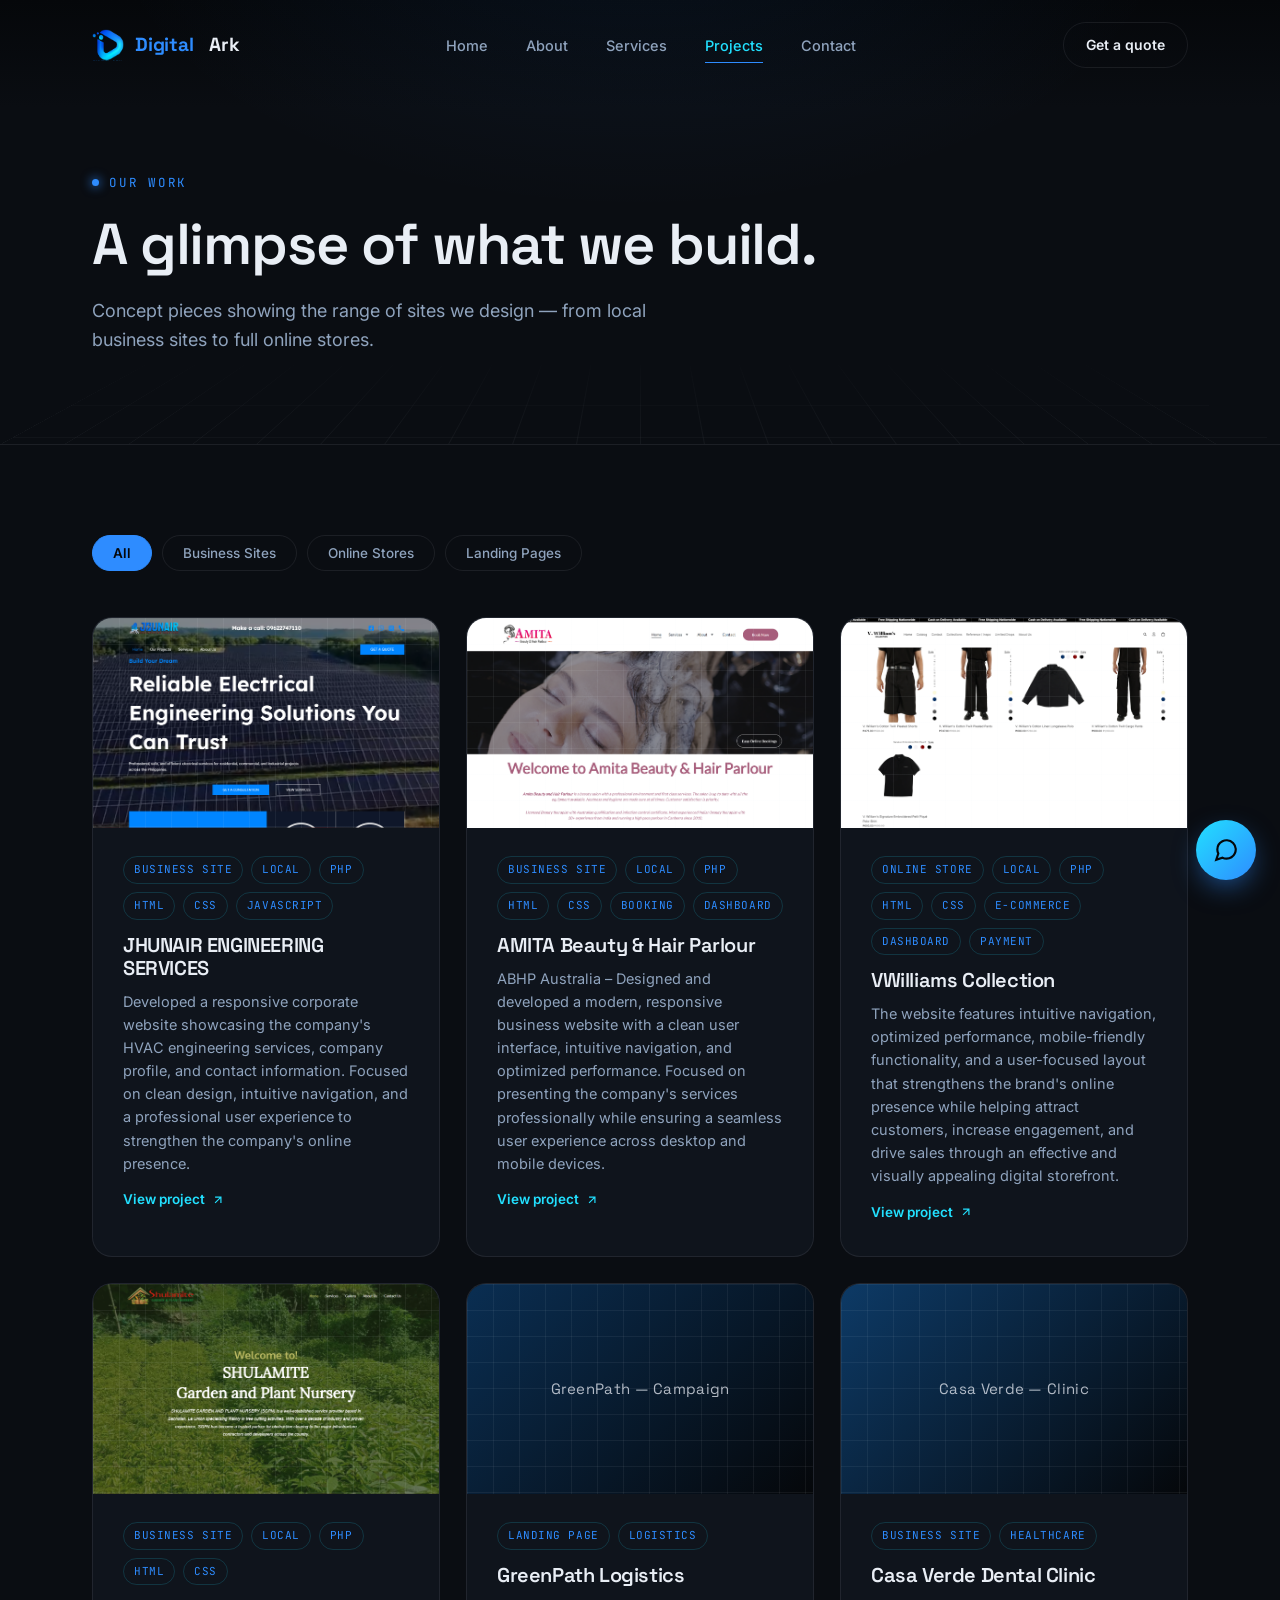
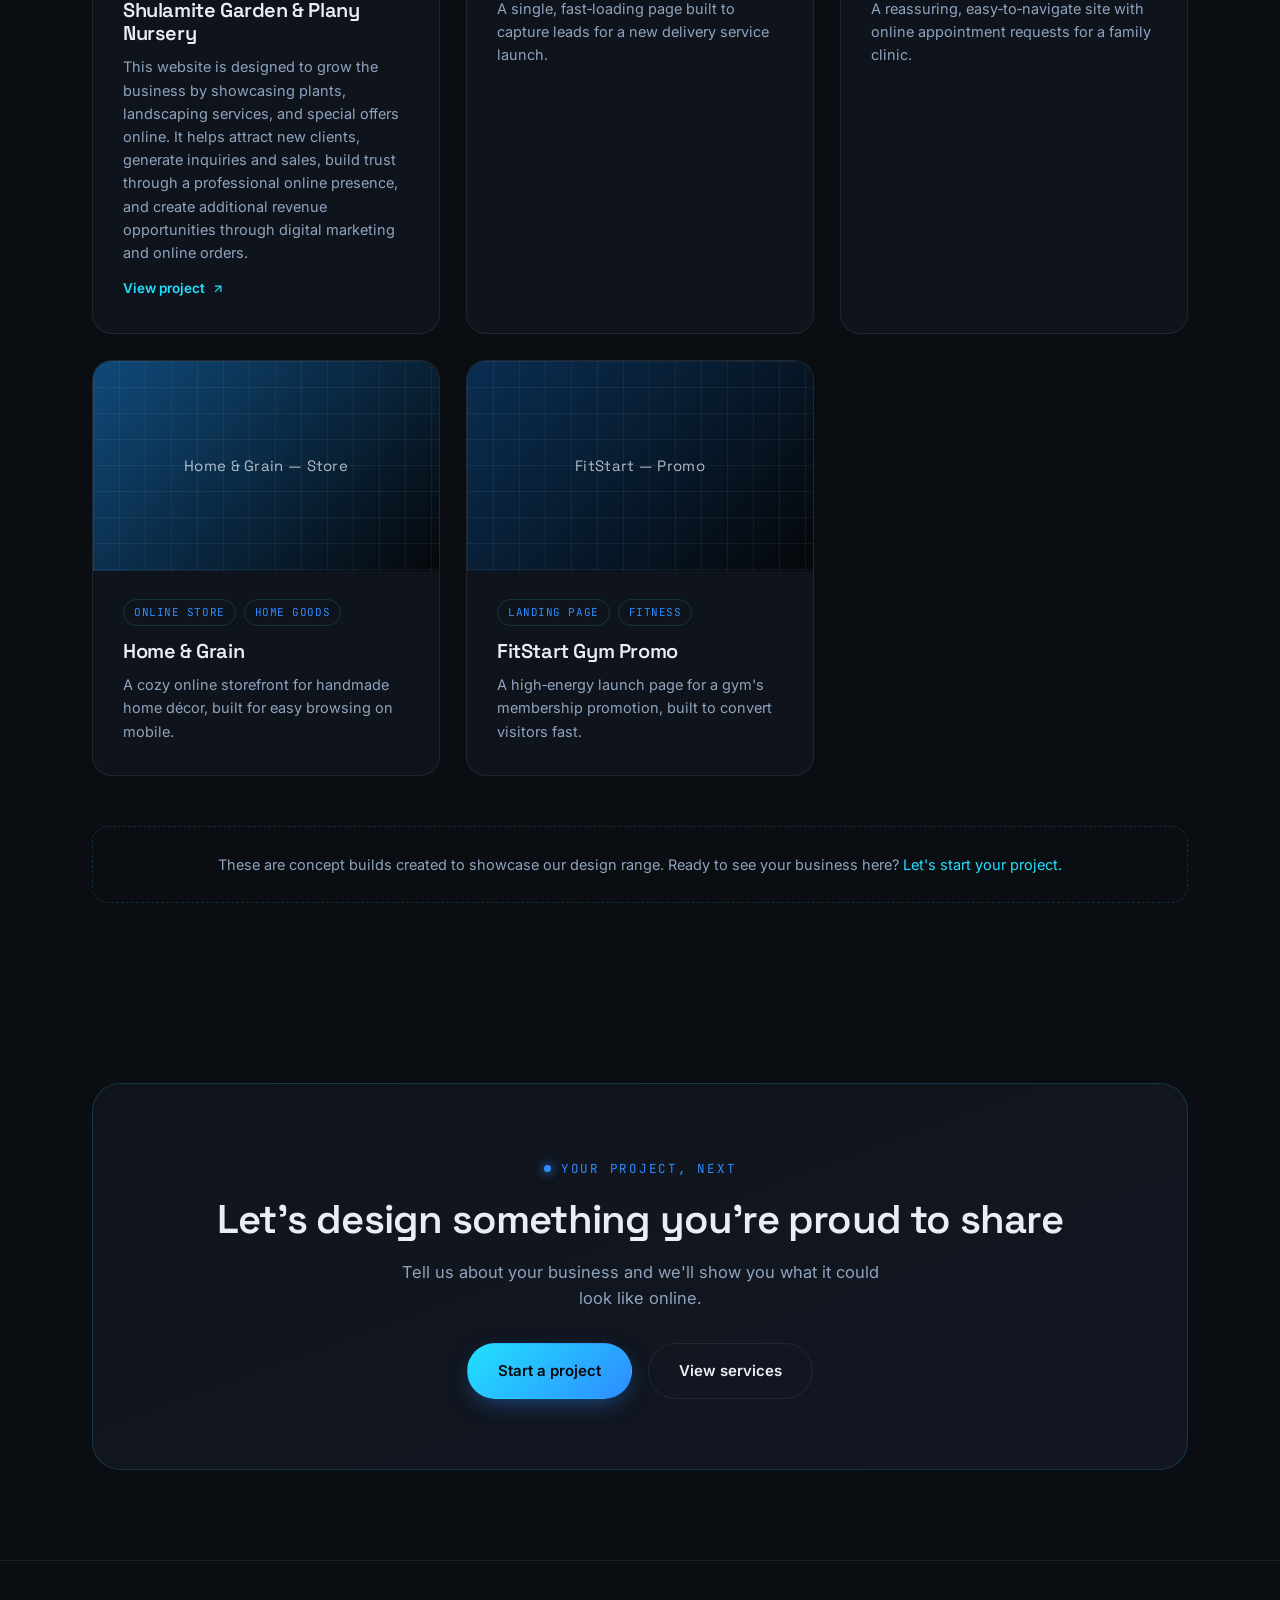
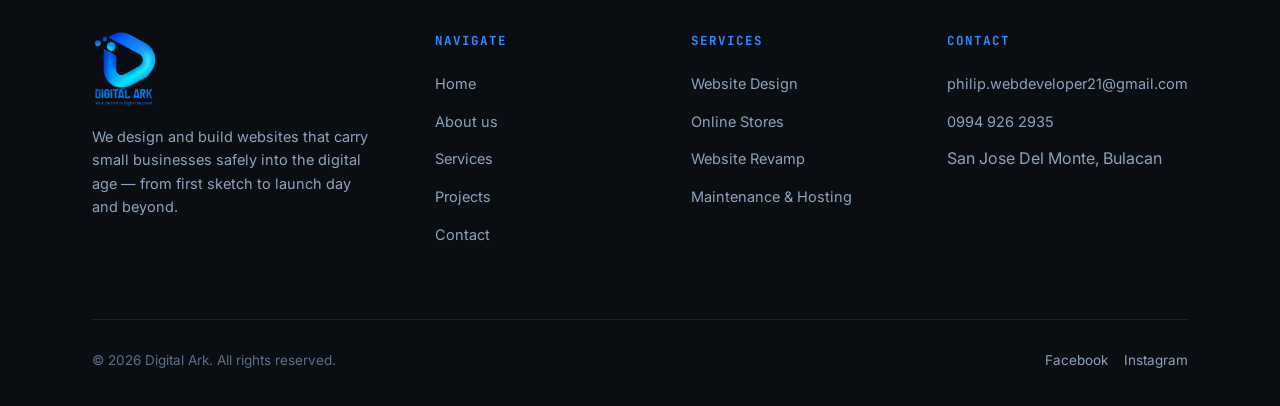
<file: projects.html>
<!DOCTYPE html>
<html lang="en">
<head>
<meta charset="UTF-8">
<meta name="viewport" content="width=device-width, initial-scale=1.0">
<title>Projects — Digital Ark</title>
<meta name="description" content="A look at the kind of websites Digital Ark designs and builds — business sites, online stores, and landing pages.">
<link rel="icon" type="image/png" href="assets/logo-icon.png">
<link rel="stylesheet" href="css/style.css">
</head>
<body>

  <button id="faq-chat-fab" class="ai-chat-fab" aria-label="Chat with Digital Ark">
  <svg viewBox="0 0 24 24" fill="none" stroke="currentColor" stroke-width="2"><path d="M21 11.5a8.38 8.38 0 0 1-.9 3.8 8.5 8.5 0 0 1-7.6 4.7 8.38 8.38 0 0 1-3.8-.9L3 21l1.9-5.7a8.38 8.38 0 0 1-.9-3.8 8.5 8.5 0 0 1 4.7-7.6 8.38 8.38 0 0 1 3.8-.9h.5a8.48 8.48 0 0 1 8 8v.5z"/></svg>
</button>

<div id="faq-chat-window" class="ai-chat-window" role="dialog" aria-label="Digital Ark chat">
  <div class="ai-chat-header">
    <img src="assets/logo-icon.png" alt="">
    <div>
      <strong>Digital Ark</strong>
      <span>Ask about our services</span>
    </div>
    <button id="faq-chat-close" aria-label="Close chat">
      <svg viewBox="0 0 24 24" fill="none" stroke="currentColor" stroke-width="2"><path d="M18 6 6 18M6 6l12 12"/></svg>
    </button>
  </div>

  <div id="faq-chat-messages" class="ai-chat-messages">
    <div class="ai-msg ai-msg-bot">
      Hi! 👋 I'm here to help with quick questions about Digital Ark. Pick a topic below, or type your question.
    </div>
    <div id="faq-chat-chips" class="faq-chip-row"></div>
  </div>

  <form id="faq-chat-form" class="ai-chat-input-row">
    <input id="faq-chat-input" type="text" placeholder="Type your question…" autocomplete="off" required>
    <button type="submit" aria-label="Send message">
      <svg viewBox="0 0 24 24" fill="none" stroke="currentColor" stroke-width="2"><path d="m22 2-7 20-4-9-9-4Z"/><path d="M22 2 11 13"/></svg>
    </button>
  </form>
</div>

<nav class="nav">
  <div class="container nav-inner">
    <a href="index.html" class="brand"><img src="assets/logo-icon.png" alt="Digital Ark logo"><span>Digital</span>&nbsp;Ark</a>
    <div class="nav-links">
      <a href="index.html">Home</a>
      <a href="about.html">About</a>
      <a href="services.html">Services</a>
      <a href="projects.html" class="active">Projects</a>
      <a href="contact.html">Contact</a>
    </div>
    <div class="nav-cta">
      <a href="contact.html" class="btn btn-ghost">Get a quote</a>
      <button class="nav-toggle" aria-label="Toggle menu"><span></span><span></span><span></span></button>
    </div>
  </div>
</nav>

<header class="page-hero">
  <div class="horizon"></div>
  <div class="container">
    <div class="eyebrow">Our Work</div>
    <h1>A glimpse of what we build.</h1>
    <p>Concept pieces showing the range of sites we design — from local business sites to full online stores.</p>
  </div>
</header>

<section>
  <div class="container">
    <div class="filters reveal">
      <button class="filter-btn active" data-filter="all">All</button>
      <button class="filter-btn" data-filter="business">Business Sites</button>
      <button class="filter-btn" data-filter="ecommerce">Online Stores</button>
      <button class="filter-btn" data-filter="landing">Landing Pages</button>
    </div>

    <div class="grid grid-3 projects-grid">

      <a href="https://jhunairengineeringservices.com/" target="_blank" rel="noopener" class="card project-card reveal" data-category="business">
        <div class="project-thumb">
          <img src="assets/jhunair-WEBPAGE.png" alt="JHUNAIR Engineering Services website homepage">
        </div>
        <div class="project-body">
          <div class="tag-row"><span class="pill">Business Site</span><span class="pill">Local</span><span class="pill">PHP</span><span class="pill">HTML</span><span class="pill">CSS</span><span class="pill">JavaScript</span></div>
          <h3>JHUNAIR ENGINEERING SERVICES</h3>
          <p>Developed a responsive corporate website showcasing the company's HVAC engineering services, company profile, and contact information. Focused on clean design, intuitive navigation, and a professional user experience to strengthen the company's online presence.</p>
          <span class="project-link">
            View project
            <svg viewBox="0 0 24 24" fill="none" stroke="currentColor" stroke-width="2"><path d="M7 17 17 7M7 7h10v10"/></svg>
          </span>
        </div>
      </a>

      <a href="https://abhp.com.au/" target="_blank" rel="noopener" class="card project-card reveal" data-category="business">
        <div class="project-thumb">
          <img src="assets/amita-WEBPAGE.png" alt="AMITA Beauty and Hair Parlour website homepage">
        </div>
        <div class="project-body">
          <div class="tag-row"><span class="pill">Business Site</span><span class="pill">Local</span><span class="pill">PHP</span><span class="pill">HTML</span><span class="pill">CSS</span><span class="pill">Booking</span><span class="pill">Dashboard</span></div>
          <h3>AMITA Beauty & Hair Parlour</h3>
          <p>ABHP Australia – Designed and developed a modern, responsive business website with a clean user interface, intuitive navigation, and optimized performance. Focused on presenting the company's services professionally while ensuring a seamless user experience across desktop and mobile devices.</p>
          <span class="project-link">
            View project
            <svg viewBox="0 0 24 24" fill="none" stroke="currentColor" stroke-width="2"><path d="M7 17 17 7M7 7h10v10"/></svg>
          </span>
        </div>
      </a>

      <a href="https://vwilliamscollection.com/" target="_blank" rel="noopener" class="card project-card reveal" data-category="ecommerce">
        <div class="project-thumb">
          <img src="assets/vwilliams-website.png" alt="VWilliams Collection homepage">
        </div>
        <div class="project-body">
          <div class="tag-row"><span class="pill">Online Store</span><span class="pill">Local</span><span class="pill">PHP</span><span class="pill">HTML</span><span class="pill">CSS</span><span class="pill">E-commerce</span><span class="pill">Dashboard</span><span class="pill">Payment</span></div>
          <h3>VWilliams Collection</h3>
          <p>The website features intuitive navigation, optimized performance, mobile-friendly functionality, and a user-focused layout that strengthens the brand's online presence while helping attract customers, increase engagement, and drive sales through an effective and visually appealing digital storefront.</p>
          <span class="project-link">
            View project
            <svg viewBox="0 0 24 24" fill="none" stroke="currentColor" stroke-width="2"><path d="M7 17 17 7M7 7h10v10"/></svg>
          </span>
        </div>
      </a>

            <a href="https://shulamitegardenandplantnursery.com/" target="_blank" rel="noopener" class="card project-card reveal" data-category="business">
        <div class="project-thumb">
          <img src="assets/shulamite-WEBPAGE.png" alt="Shulamite Garden and Plany Nursery">
        </div>
        <div class="project-body">
          <div class="tag-row"><span class="pill">Business Site</span><span class="pill">Local</span><span class="pill">PHP</span><span class="pill">HTML</span><span class="pill">CSS</span></div>
          <h3>Shulamite Garden & Plany Nursery</h3>
          <p>This website is designed to grow the business by showcasing plants, landscaping services, and special offers online. It helps attract new clients, generate inquiries and sales, build trust through a professional online presence, and create additional revenue opportunities through digital marketing and online orders.</p>
          <span class="project-link">
            View project
            <svg viewBox="0 0 24 24" fill="none" stroke="currentColor" stroke-width="2"><path d="M7 17 17 7M7 7h10v10"/></svg>
          </span>
        </div>
      </a>

      <div class="card project-card reveal reveal-delay-2" data-category="landing">
        <div class="project-thumb" style="background:linear-gradient(135deg,#0a2e52,#05070a);"><span>GreenPath — Campaign</span></div>
        <div class="project-body">
          <div class="tag-row"><span class="pill">Landing Page</span><span class="pill">Logistics</span></div>
          <h3>GreenPath Logistics</h3>
          <p>A single, fast‑loading page built to capture leads for a new delivery service launch.</p>
        </div>
      </div>

      <div class="card project-card reveal" data-category="business">
        <div class="project-thumb" style="background:linear-gradient(135deg,#0d3a66,#05070a);"><span>Casa Verde — Clinic</span></div>
        <div class="project-body">
          <div class="tag-row"><span class="pill">Business Site</span><span class="pill">Healthcare</span></div>
          <h3>Casa Verde Dental Clinic</h3>
          <p>A reassuring, easy‑to‑navigate site with online appointment requests for a family clinic.</p>
        </div>
      </div>

      <div class="card project-card reveal reveal-delay-1" data-category="ecommerce">
        <div class="project-thumb" style="background:linear-gradient(135deg,#0f4a7a,#05070a);"><span>Home & Grain — Store</span></div>
        <div class="project-body">
          <div class="tag-row"><span class="pill">Online Store</span><span class="pill">Home Goods</span></div>
          <h3>Home & Grain</h3>
          <p>A cozy online storefront for handmade home décor, built for easy browsing on mobile.</p>
        </div>
      </div>

      <div class="card project-card reveal reveal-delay-2" data-category="landing">
        <div class="project-thumb" style="background:linear-gradient(135deg,#0a2e52,#05070a);"><span>FitStart — Promo</span></div>
        <div class="project-body">
          <div class="tag-row"><span class="pill">Landing Page</span><span class="pill">Fitness</span></div>
          <h3>FitStart Gym Promo</h3>
          <p>A high‑energy launch page for a gym's membership promotion, built to convert visitors fast.</p>
        </div>
      </div>

    </div>

    <div class="note-banner reveal">
      These are concept builds created to showcase our design range. Ready to see your business here? <a href="contact.html" style="color:var(--gold-bright);">Let's start your project.</a>
    </div>
  </div>
</section>

<section>
  <div class="container">
    <div class="cta-banner reveal">
      <div class="eyebrow" style="justify-content:center">Your project, next</div>
      <h2>Let's design something you're proud to share</h2>
      <p>Tell us about your business and we'll show you what it could look like online.</p>
      <div class="actions">
        <a href="contact.html" class="btn btn-primary">Start a project</a>
        <a href="services.html" class="btn btn-ghost">View services</a>
      </div>
    </div>
  </div>
</section>

<footer>
  <div class="container">
    <div class="footer-top">
      <div class="footer-brand">
        <a href="index.html" class="brand"><img src="assets/logo-full.png" alt="Digital Ark — Your Partner in Digital Success"></a>
        <p>We design and build websites that carry small businesses safely into the digital age — from first sketch to launch day and beyond.</p>
      </div>
      <div class="footer-col">
        <h5>Navigate</h5>
        <ul>
          <li><a href="index.html">Home</a></li>
          <li><a href="about.html">About us</a></li>
          <li><a href="services.html">Services</a></li>
          <li><a href="projects.html">Projects</a></li>
          <li><a href="contact.html">Contact</a></li>
        </ul>
      </div>
      <div class="footer-col">
        <h5>Services</h5>
        <ul>
          <li><a href="services.html">Website Design</a></li>
          <li><a href="services.html">Online Stores</a></li>
          <li><a href="services.html">Website Revamp</a></li>
          <li><a href="services.html">Maintenance & Hosting</a></li>
        </ul>
      </div>
      <div class="footer-col">
        <h5>Contact</h5>
        <ul>
          <li><a href="mailto:philip.webdeveloper21@gmail.com">philip.webdeveloper21@gmail.com</a></li>
          <li><a href="tel:+639949262935">0994 926 2935</a></li>
          <li><span class="text-muted">San Jose Del Monte, Bulacan</span></li>
        </ul>
      </div>
    </div>
    <div class="footer-bottom">
      <p>© 2026 Digital Ark. All rights reserved.</p>
      <div class="socials">
<a href="https://www.facebook.com/profile.php?id=61579037024996" aria-label="Facebook" target="_blank" rel="noopener noreferrer">
    Facebook
</a>

<a href="https://www.instagram.com/phlp_john/" aria-label="Instagram" target="_blank" rel="noopener noreferrer">
    Instagram
</a>
      </div>
    </div>
  </div>
</footer>

<script src="js/main.js"></script>
<script src="js/faq-chatbot.js"></script>
</body>
</html>
</file>
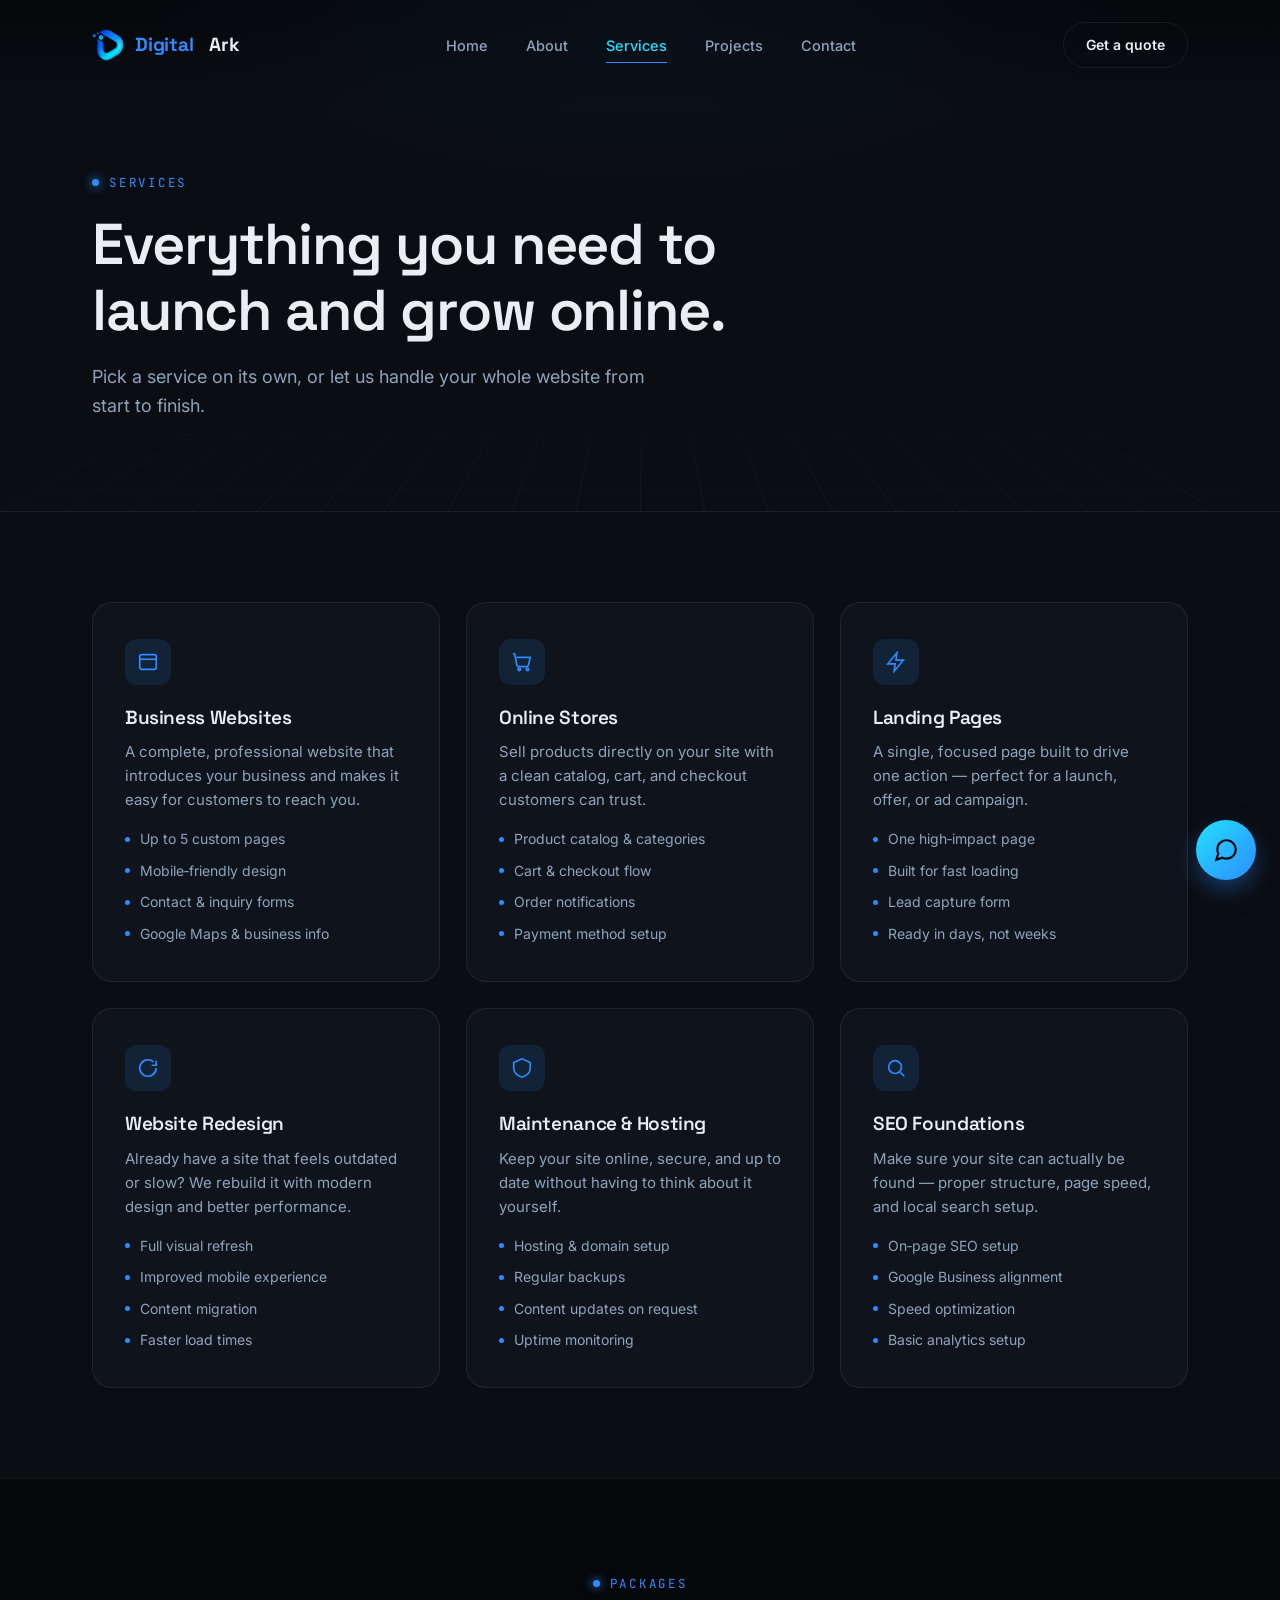
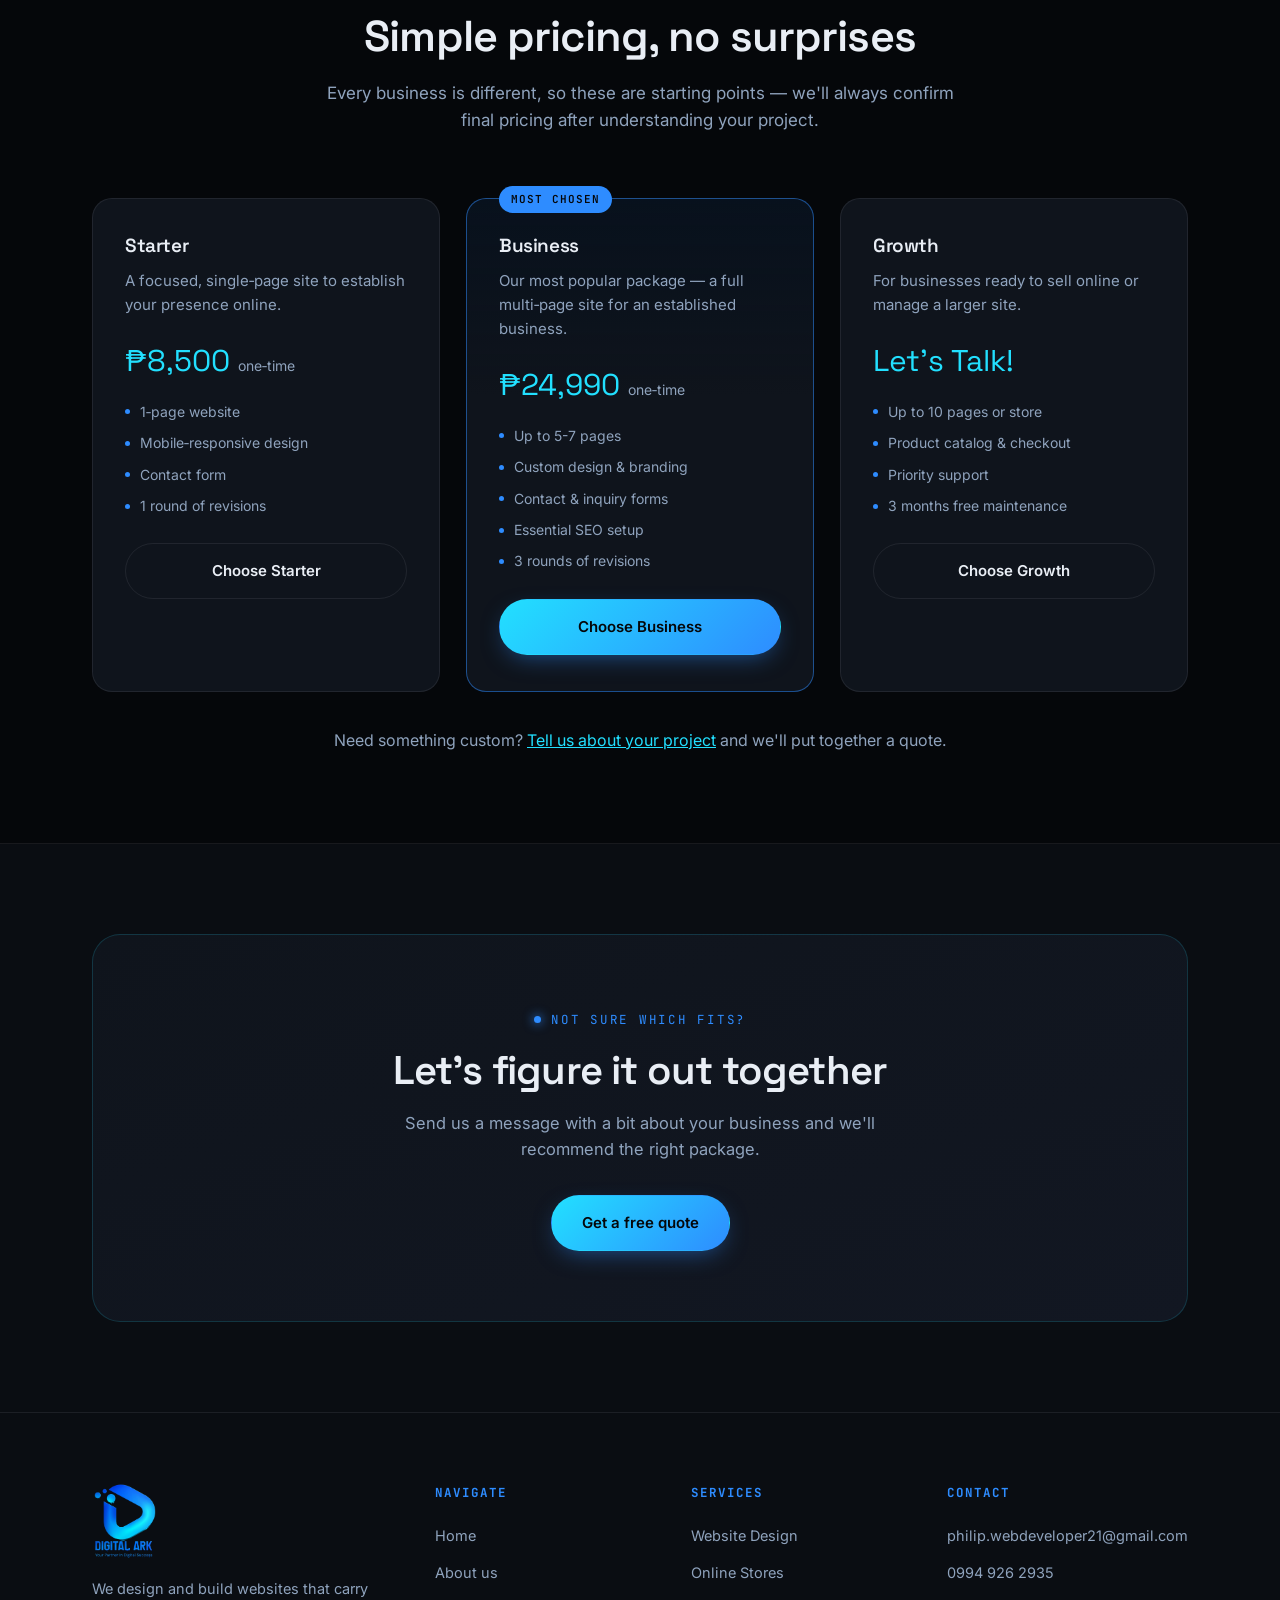
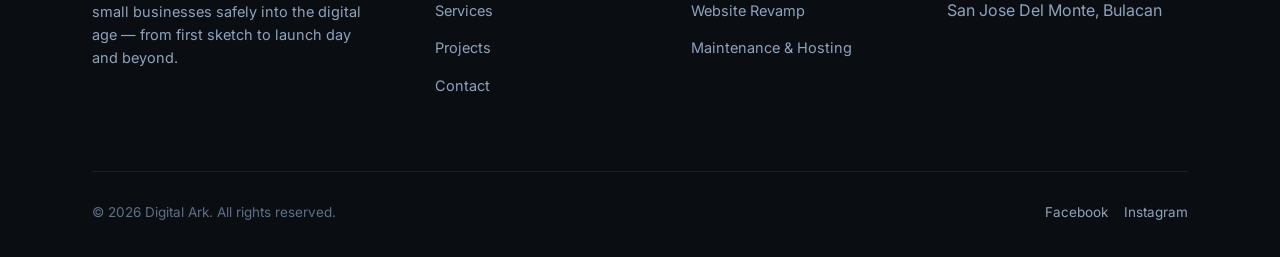
<file: services.html>
<!DOCTYPE html>
<html lang="en">
<head>
<meta charset="UTF-8">
<meta name="viewport" content="width=device-width, initial-scale=1.0">
<title>Services & Pricing — Digital Ark</title>
<meta name="description" content="Website design, online stores, landing pages, redesigns, and website maintenance — services and packages from Digital Ark.">
<link rel="icon" type="image/png" href="assets/logo-icon.png">
<link rel="stylesheet" href="css/style.css">
</head>
<body>

<button id="faq-chat-fab" class="ai-chat-fab" aria-label="Chat with Digital Ark">
  <svg viewBox="0 0 24 24" fill="none" stroke="currentColor" stroke-width="2"><path d="M21 11.5a8.38 8.38 0 0 1-.9 3.8 8.5 8.5 0 0 1-7.6 4.7 8.38 8.38 0 0 1-3.8-.9L3 21l1.9-5.7a8.38 8.38 0 0 1-.9-3.8 8.5 8.5 0 0 1 4.7-7.6 8.38 8.38 0 0 1 3.8-.9h.5a8.48 8.48 0 0 1 8 8v.5z"/></svg>
</button>

<div id="faq-chat-window" class="ai-chat-window" role="dialog" aria-label="Digital Ark chat">
  <div class="ai-chat-header">
    <img src="assets/logo-icon.png" alt="">
    <div>
      <strong>Digital Ark</strong>
      <span>Ask about our services</span>
    </div>
    <button id="faq-chat-close" aria-label="Close chat">
      <svg viewBox="0 0 24 24" fill="none" stroke="currentColor" stroke-width="2"><path d="M18 6 6 18M6 6l12 12"/></svg>
    </button>
  </div>

  <div id="faq-chat-messages" class="ai-chat-messages">
    <div class="ai-msg ai-msg-bot">
      Hi! 👋 I'm here to help with quick questions about Digital Ark. Pick a topic below, or type your question.
    </div>
    <div id="faq-chat-chips" class="faq-chip-row"></div>
  </div>

  <form id="faq-chat-form" class="ai-chat-input-row">
    <input id="faq-chat-input" type="text" placeholder="Type your question…" autocomplete="off" required>
    <button type="submit" aria-label="Send message">
      <svg viewBox="0 0 24 24" fill="none" stroke="currentColor" stroke-width="2"><path d="m22 2-7 20-4-9-9-4Z"/><path d="M22 2 11 13"/></svg>
    </button>
  </form>
</div>

<nav class="nav">
  <div class="container nav-inner">
    <a href="index.html" class="brand"><img src="assets/logo-icon.png" alt="Digital Ark logo"><span>Digital</span>&nbsp;Ark</a>
    <div class="nav-links">
      <a href="index.html">Home</a>
      <a href="about.html">About</a>
      <a href="services.html"class="active">Services</a>
      <a href="projects.html">Projects</a>
      <a href="contact.html">Contact</a>
    </div>
    <div class="nav-cta">
      <a href="contact.html" class="btn btn-ghost">Get a quote</a>
      <button class="nav-toggle" aria-label="Toggle menu"><span></span><span></span><span></span></button>
    </div>
  </div>
</nav>

<header class="page-hero">
  <div class="horizon"></div>
  <div class="container">
    <div class="eyebrow">Services</div>
    <h1>Everything you need to launch and grow online.</h1>
    <p>Pick a service on its own, or let us handle your whole website from start to finish.</p>
  </div>
</header>

<!-- SERVICE DETAILS -->
<section>
  <div class="container">
    <div class="grid grid-3">
      <div class="card reveal">
        <div class="icon"><svg width="22" height="22" viewBox="0 0 24 24" fill="none" stroke="currentColor" stroke-width="1.8"><rect x="3" y="4" width="18" height="16" rx="2"/><path d="M3 9h18"/></svg></div>
        <h3>Business Websites</h3>
        <p>A complete, professional website that introduces your business and makes it easy for customers to reach you.</p>
        <ul>
          <li>Up to 5 custom pages</li>
          <li>Mobile‑friendly design</li>
          <li>Contact & inquiry forms</li>
          <li>Google Maps & business info</li>
        </ul>
      </div>
      <div class="card reveal reveal-delay-1">
        <div class="icon"><svg width="22" height="22" viewBox="0 0 24 24" fill="none" stroke="currentColor" stroke-width="1.8"><circle cx="9" cy="20" r="1.4"/><circle cx="18" cy="20" r="1.4"/><path d="M2 3h2l2.4 12.4a2 2 0 0 0 2 1.6h8.6a2 2 0 0 0 2-1.6L21 7H6"/></svg></div>
        <h3>Online Stores</h3>
        <p>Sell products directly on your site with a clean catalog, cart, and checkout customers can trust.</p>
        <ul>
          <li>Product catalog & categories</li>
          <li>Cart & checkout flow</li>
          <li>Order notifications</li>
          <li>Payment method setup</li>
        </ul>
      </div>
      <div class="card reveal reveal-delay-2">
        <div class="icon"><svg width="22" height="22" viewBox="0 0 24 24" fill="none" stroke="currentColor" stroke-width="1.8"><path d="M13 2 3 14h8l-1 8 10-12h-8z"/></svg></div>
        <h3>Landing Pages</h3>
        <p>A single, focused page built to drive one action — perfect for a launch, offer, or ad campaign.</p>
        <ul>
          <li>One high‑impact page</li>
          <li>Built for fast loading</li>
          <li>Lead capture form</li>
          <li>Ready in days, not weeks</li>
        </ul>
      </div>
      <div class="card reveal">
        <div class="icon"><svg width="22" height="22" viewBox="0 0 24 24" fill="none" stroke="currentColor" stroke-width="1.8"><path d="M21 12a9 9 0 1 1-3-6.7M21 4v5h-5"/></svg></div>
        <h3>Website Redesign</h3>
        <p>Already have a site that feels outdated or slow? We rebuild it with modern design and better performance.</p>
        <ul>
          <li>Full visual refresh</li>
          <li>Improved mobile experience</li>
          <li>Content migration</li>
          <li>Faster load times</li>
        </ul>
      </div>
      <div class="card reveal reveal-delay-1">
        <div class="icon"><svg width="22" height="22" viewBox="0 0 24 24" fill="none" stroke="currentColor" stroke-width="1.8"><path d="M12 2 3 6v6c0 5 4 8.5 9 10 5-1.5 9-5 9-10V6z"/></svg></div>
        <h3>Maintenance & Hosting</h3>
        <p>Keep your site online, secure, and up to date without having to think about it yourself.</p>
        <ul>
          <li>Hosting & domain setup</li>
          <li>Regular backups</li>
          <li>Content updates on request</li>
          <li>Uptime monitoring</li>
        </ul>
      </div>
      <div class="card reveal reveal-delay-2">
        <div class="icon"><svg width="22" height="22" viewBox="0 0 24 24" fill="none" stroke="currentColor" stroke-width="1.8"><circle cx="11" cy="11" r="7"/><path d="m21 21-4.3-4.3"/></svg></div>
        <h3>SEO Foundations</h3>
        <p>Make sure your site can actually be found — proper structure, page speed, and local search setup.</p>
        <ul>
          <li>On‑page SEO setup</li>
          <li>Google Business alignment</li>
          <li>Speed optimization</li>
          <li>Basic analytics setup</li>
        </ul>
      </div>
    </div>
  </div>
</section>

<!-- PRICING -->
<section style="background:var(--bg-deep); border-top:1px solid var(--line-soft); border-bottom:1px solid var(--line-soft);">
  <div class="container">
    <div class="section-head center reveal">
      <div class="eyebrow" style="justify-content:center">Packages</div>
      <h2>Simple pricing, no surprises</h2>
      <p>Every business is different, so these are starting points — we'll always confirm final pricing after understanding your project.</p>
    </div>

    <div class="grid grid-3">
      <div class="card reveal">
        <h3>Starter</h3>
        <p>A focused, single‑page site to establish your presence online.</p>
        <div class="price">₱8,500 <span>one‑time</span></div>
        <ul>
          <li>1‑page website</li>
          <li>Mobile‑responsive design</li>
          <li>Contact form</li>
          <li>1 round of revisions</li>
        </ul>
        <a href="contact.html" class="btn btn-ghost btn-block" style="margin-top:26px;">Choose Starter</a>
      </div>
      <div class="card featured reveal reveal-delay-1">
        <h3>Business</h3>
        <p>Our most popular package — a full multi‑page site for an established business.</p>
        <div class="price">₱24,990 <span>one‑time</span></div>
        <ul>
          <li>Up to 5-7 pages</li>
          <li>Custom design & branding</li>
          <li>Contact & inquiry forms</li>
          <li>Essential SEO setup</li>
          <li>3 rounds of revisions</li>
        </ul>
        <a href="contact.html" class="btn btn-primary btn-block" style="margin-top:26px;">Choose Business</a>
      </div>
      <div class="card reveal reveal-delay-2">
        <h3>Growth</h3>
        <p>For businesses ready to sell online or manage a larger site.</p>
        <div class="price">Let's Talk!</span></div>
        <ul>
          <li>Up to 10 pages or store</li>
          <li>Product catalog & checkout</li>
          <li>Priority support</li>
          <li>3 months free maintenance</li>
        </ul>
        <a href="contact.html" class="btn btn-ghost btn-block" style="margin-top:26px;">Choose Growth</a>
      </div>
    </div>
    <p style="text-align:center; margin-top:36px;" class="text-muted reveal">Need something custom? <a href="contact.html" style="color:var(--gold-bright); text-decoration:underline;">Tell us about your project</a> and we'll put together a quote.</p>
  </div>
</section>

<section>
  <div class="container">
    <div class="cta-banner reveal">
      <div class="eyebrow" style="justify-content:center">Not sure which fits?</div>
      <h2>Let's figure it out together</h2>
      <p>Send us a message with a bit about your business and we'll recommend the right package.</p>
      <div class="actions">
        <a href="contact.html" class="btn btn-primary">Get a free quote</a>
      </div>
    </div>
  </div>
</section>

<footer>
  <div class="container">
    <div class="footer-top">
      <div class="footer-brand">
        <a href="index.html" class="brand"><img src="assets/logo-full.png" alt="Digital Ark — Your Partner in Digital Success"></a>
        <p>We design and build websites that carry small businesses safely into the digital age — from first sketch to launch day and beyond.</p>
      </div>
      <div class="footer-col">
        <h5>Navigate</h5>
        <ul>
          <li><a href="index.html">Home</a></li>
          <li><a href="about.html">About us</a></li>
          <li><a href="services.html">Services</a></li>
          <li><a href="projects.html">Projects</a></li>
          <li><a href="contact.html">Contact</a></li>
        </ul>
      </div>
      <div class="footer-col">
        <h5>Services</h5>
        <ul>
          <li><a href="services.html">Website Design</a></li>
          <li><a href="services.html">Online Stores</a></li>
          <li><a href="services.html">Website Revamp</a></li>
          <li><a href="services.html">Maintenance & Hosting</a></li>
        </ul>
      </div>
      <div class="footer-col">
        <h5>Contact</h5>
        <ul>
          <li><a href="mailto:philip.webdeveloper21@gmail.com">philip.webdeveloper21@gmail.com</a></li>
          <li><a href="tel:+639949262935">0994 926 2935</a></li>
          <li><span class="text-muted">San Jose Del Monte, Bulacan</span></li>
        </ul>
      </div>
    </div>
    <div class="footer-bottom">
      <p>© 2026 Digital Ark. All rights reserved.</p>
      <div class="socials">
<a href="https://www.facebook.com/profile.php?id=61579037024996" aria-label="Facebook" target="_blank" rel="noopener noreferrer">
    Facebook
</a>

<a href="https://www.instagram.com/phlp_john/" aria-label="Instagram" target="_blank" rel="noopener noreferrer">
    Instagram
</a>
      </div>
    </div>
  </div>
</footer>

<script src="js/main.js"></script>
  <script src="js/faq-chatbot.js"></script>
</body>
</html>
</file>
<file: css/style.css>
/* ============================================================
   DIGITAL ARK — Design System
   Matched to the brand logo: a deep-blue-to-cyan "D" mark on
   near-black. The glow is the signal here — a bright electric
   current running through a dark interface.
   ============================================================ */

@import url('https://fonts.googleapis.com/css2?family=Space+Grotesk:wght@400;500;600;700&family=Inter:wght@400;500;600;700&family=JetBrains+Mono:wght@400;500&display=swap');

:root {
  --bg-deep: #05070a;
  --bg-navy: #0a0d12;
  --bg-navy-light: #121722;
  --bg-card: #0f141c;
  --bg-card-hover: #161e2b;
  --line: rgba(34, 224, 255, 0.16);
  --line-soft: rgba(233, 238, 245, 0.08);
  --gold: #2e8cff;
  --gold-bright: #22e0ff;
  --gold-dim: rgba(46, 140, 255, 0.5);
  --text: #e9eef5;
  --text-muted: #8fa3bd;
  --text-faint: #5c7089;
  --font-display: 'Space Grotesk', sans-serif;
  --font-body: 'Inter', sans-serif;
  --font-mono: 'JetBrains Mono', monospace;
  --ease: cubic-bezier(0.16, 1, 0.3, 1);
  --container: 1160px;
}

* { margin: 0; padding: 0; box-sizing: border-box; }

html { scroll-behavior: smooth; }

@media (prefers-reduced-motion: reduce) {
  html { scroll-behavior: auto; }
  *, *::before, *::after {
    animation-duration: 0.001ms !important;
    animation-iteration-count: 1 !important;
    transition-duration: 0.001ms !important;
    scroll-behavior: auto !important;
  }
}

body {
  background: var(--bg-navy);
  color: var(--text);
  font-family: var(--font-body);
  line-height: 1.6;
  overflow-x: hidden;
  background-image:
    radial-gradient(ellipse 900px 500px at 50% -10%, rgba(46,140,255,0.08), transparent 60%),
    linear-gradient(180deg, var(--bg-deep) 0%, var(--bg-navy) 12%);
  background-attachment: fixed;
}

a { color: inherit; text-decoration: none; }
ul { list-style: none; }
img { max-width: 100%; display: block; }
button { font-family: inherit; cursor: pointer; }

.container {
  max-width: var(--container);
  margin: 0 auto;
  padding: 0 32px;
}

h1, h2, h3, h4 {
  font-family: var(--font-display);
  font-weight: 600;
  letter-spacing: -0.02em;
  line-height: 1.15;
}

.eyebrow {
  display: inline-flex;
  align-items: center;
  gap: 10px;
  font-family: var(--font-mono);
  font-size: 12.5px;
  letter-spacing: 0.14em;
  text-transform: uppercase;
  color: var(--gold);
  margin-bottom: 18px;
}
.eyebrow::before {
  content: '';
  width: 7px; height: 7px;
  border-radius: 50%;
  background: var(--gold);
  box-shadow: 0 0 10px 2px var(--gold-dim);
}

.text-muted { color: var(--text-muted); }

/* ---------------- Buttons ---------------- */
.btn {
  display: inline-flex;
  align-items: center;
  justify-content: center;
  gap: 8px;
  padding: 15px 30px;
  border-radius: 999px;
  font-weight: 600;
  font-size: 15px;
  border: 1px solid transparent;
  transition: transform .35s var(--ease), box-shadow .35s var(--ease), background .35s var(--ease), border-color .35s var(--ease);
  white-space: nowrap;
}
.btn-primary {
  background: linear-gradient(135deg, var(--gold-bright), var(--gold));
  color: #05070a;
  box-shadow: 0 8px 24px -8px rgba(46,140,255,0.55);
}
.btn-primary:hover { transform: translateY(-2px); box-shadow: 0 14px 30px -8px rgba(46,140,255,0.7); }
.btn-ghost {
  background: transparent;
  color: var(--text);
  border-color: var(--line-soft);
}
.btn-ghost:hover { border-color: var(--gold-dim); background: rgba(46,140,255,0.06); transform: translateY(-2px); }
.btn-block { width: 100%; }

/* ---------------- Nav ---------------- */
.nav {
  position: fixed;
  top: 0; left: 0; right: 0;
  z-index: 1000;
  padding: 22px 0;
  transition: padding .4s var(--ease), background .4s var(--ease), border-color .4s var(--ease);
  border-bottom: 1px solid transparent;
}
.nav.scrolled {
  padding: 14px 0;
  background: rgba(6, 11, 20, 0.82);
  backdrop-filter: blur(14px);
  -webkit-backdrop-filter: blur(14px);
  border-bottom: 1px solid var(--line-soft);
}
.nav-inner { display: flex; align-items: center; justify-content: space-between; }
.brand { display: flex; align-items: center; gap: 11px; font-family: var(--font-display); font-weight: 700; font-size: 19px; letter-spacing: -0.01em; }
.brand img { width: 32px; height: 32px; }
.brand span { color: var(--gold); }

.nav-links { display: flex; align-items: center; gap: 38px; }
.nav-links a {
  font-size: 14.5px; font-weight: 500; color: var(--text-muted);
  position: relative; padding: 4px 0; transition: color .3s;
}
.nav-links a::after {
  content: ''; position: absolute; left: 0; bottom: -2px;
  width: 0; height: 1px; background: var(--gold);
  transition: width .35s var(--ease);
}
.nav-links a:hover { color: var(--text); }
.nav-links a:hover::after { width: 100%; }
.nav-links a.active { color: var(--gold-bright); }
.nav-links a.active::after { width: 100%; }
.nav-cta { display: flex; align-items: center; gap: 18px; }
.nav-cta .btn { padding: 11px 22px; font-size: 14px; }

.nav-toggle {
  display: none;
  flex-direction: column;
  gap: 5px;
  background: none; border: none;
  z-index: 1001;
}
.nav-toggle span { width: 24px; height: 2px; background: var(--text); border-radius: 2px; transition: transform .3s var(--ease), opacity .3s; }
.nav-toggle.open span:nth-child(1) { transform: translateY(7px) rotate(45deg); }
.nav-toggle.open span:nth-child(2) { opacity: 0; }
.nav-toggle.open span:nth-child(3) { transform: translateY(-7px) rotate(-45deg); }

/* ---------------- Beacon signature element ---------------- */
.beacon {
  position: relative;
  width: 14px; height: 14px;
  border-radius: 50%;
  background: var(--gold-bright);
  box-shadow: 0 0 20px 4px var(--gold-dim);
}
.beacon::before, .beacon::after {
  content: '';
  position: absolute;
  inset: 0;
  border-radius: 50%;
  border: 1px solid var(--gold);
  animation: sonar 3.2s var(--ease) infinite;
  opacity: 0;
}
.beacon::after { animation-delay: 1.6s; }
@keyframes sonar {
  0% { transform: scale(1); opacity: 0.65; }
  100% { transform: scale(9); opacity: 0; }
}

.hero-beacon-wrap {
  position: absolute;
  top: 12%;
  left: 50%;
  transform: translateX(-50%);
}

/* Horizon grid backdrop for hero sections */
.horizon {
  position: absolute;
  left: 0; right: 0; bottom: 0;
  height: 46%;
  background-image:
    linear-gradient(var(--line-soft) 1px, transparent 1px),
    linear-gradient(90deg, var(--line-soft) 1px, transparent 1px);
  background-size: 64px 64px;
  mask-image: linear-gradient(to top, black, transparent 90%);
  -webkit-mask-image: linear-gradient(to top, black, transparent 90%);
  transform: perspective(500px) rotateX(55deg);
  transform-origin: bottom;
  opacity: 0.55;
  pointer-events: none;
}

/* ---------------- Page hero (inner pages) ---------------- */
.page-hero {
  position: relative;
  padding: 168px 0 90px;
  overflow: hidden;
  border-bottom: 1px solid var(--line-soft);
}
.page-hero h1 { font-size: clamp(2.4rem, 5vw, 3.6rem); max-width: 780px; }
.page-hero p { margin-top: 20px; font-size: 18px; color: var(--text-muted); max-width: 560px; }

/* ---------------- Hero (home) ---------------- */
.hero {
  position: relative;
  padding: 200px 0 140px;
  overflow: hidden;
}
.hero-content { position: relative; z-index: 2; text-align: center; max-width: 880px; margin: 0 auto; }
.hero h1 {
  font-size: clamp(2.6rem, 6.4vw, 4.6rem);
  margin-top: 28px;
}
.hero h1 em { font-style: normal; color: var(--gold-bright); }
.hero p.lead {
  margin: 26px auto 40px;
  font-size: 19px;
  color: var(--text-muted);
  max-width: 560px;
}
.hero-ctas { display: flex; gap: 16px; justify-content: center; flex-wrap: wrap; }

.hero-stats {
  position: relative; z-index: 2;
  display: grid;
  grid-template-columns: repeat(4, 1fr);
  gap: 1px;
  margin-top: 100px;
  background: var(--line-soft);
  border: 1px solid var(--line-soft);
  border-radius: 18px;
  overflow: hidden;
}
.hero-stats div {
  background: rgba(11,26,44,0.7);
  padding: 30px 20px;
  text-align: center;
}
.hero-stats strong {
  display: block;
  font-family: var(--font-display);
  font-size: clamp(1.5rem, 3vw, 2.1rem);
  color: var(--gold-bright);
}
.hero-stats span { font-size: 13px; color: var(--text-muted); }

/* ---------------- Sections ---------------- */
section { position: relative; padding: 90px 0; }
.section-head { max-width: 640px; margin-bottom: 64px; }
.section-head.center { margin-left: auto; margin-right: auto; text-align: center; }
.section-head h2 { font-size: clamp(1.9rem, 3.6vw, 2.7rem); }
.section-head p { margin-top: 18px; font-size: 17px; color: var(--text-muted); }

.divider {
  display: flex; align-items: center; gap: 16px;
  color: var(--text-faint);
}
.divider::before, .divider::after { content: ''; flex: 1; height: 1px; background: var(--line-soft); }

/* ---------------- Cards ---------------- */
.grid { display: grid; gap: 26px; }
.grid-3 { grid-template-columns: repeat(3, 1fr); }
.grid-2 { grid-template-columns: repeat(2, 1fr); }

.card {
  background: var(--bg-card);
  border: 1px solid var(--line-soft);
  border-radius: 20px;
  padding: 36px 32px;
  transition: transform .4s var(--ease), border-color .4s var(--ease), background .4s var(--ease);
}
.card:hover {
  transform: translateY(-6px);
  border-color: var(--gold-dim);
  background: var(--bg-card-hover);
}
.card .icon {
  width: 46px; height: 46px;
  border-radius: 12px;
  background: rgba(46,140,255,0.12);
  display: flex; align-items: center; justify-content: center;
  margin-bottom: 22px;
  color: var(--gold);
}
.card h3 { font-size: 19px; margin-bottom: 12px; }
.card p { color: var(--text-muted); font-size: 15px; }
.card ul { margin-top: 16px; display: flex; flex-direction: column; gap: 9px; }
.card ul li {
  font-size: 14px; color: var(--text-muted);
  display: flex; align-items: center; gap: 10px;
}
.card ul li::before { content: ''; width: 5px; height: 5px; border-radius: 50%; background: var(--gold); flex-shrink: 0; }
.card .price { margin-top: 20px; font-family: var(--font-display); font-size: 30px; color: var(--gold-bright); }
.card .price span { font-family: var(--font-body); font-size: 14px; color: var(--text-muted); font-weight: 400; }

.card.featured { border-color: var(--gold-dim); position: relative; background: linear-gradient(180deg, rgba(46,140,255,0.08), var(--bg-card) 40%); }
.card.featured::before {
  content: 'Most chosen';
  position: absolute; top: -13px; left: 32px;
  font-family: var(--font-mono); font-size: 11px; letter-spacing: 0.1em; text-transform: uppercase;
  background: var(--gold); color: #05070a; padding: 5px 12px; border-radius: 999px; font-weight: 600;
}

/* ---------------- Process / numbered steps ---------------- */
.steps { display: grid; grid-template-columns: repeat(4, 1fr); gap: 0; }
.step {
  position: relative;
  padding: 0 26px 0 0;
  border-right: 1px solid var(--line-soft);
}
.step:last-child { border-right: none; }
.step .num {
  font-family: var(--font-mono);
  font-size: 13px;
  color: var(--gold);
  letter-spacing: 0.08em;
}
.step h3 { margin: 16px 0 10px; font-size: 18px; }
.step p { font-size: 14.5px; color: var(--text-muted); }

/* ---------------- Values grid (about) ---------------- */
.value-row {
  display: flex;
  gap: 28px;
  padding: 30px 0;
  border-bottom: 1px solid var(--line-soft);
  align-items: flex-start;
}
.value-row:first-child { border-top: 1px solid var(--line-soft); }
.value-row .tag {
  font-family: var(--font-mono);
  font-size: 12.5px;
  color: var(--gold);
  width: 140px;
  flex-shrink: 0;
  padding-top: 4px;
  text-transform: uppercase;
  letter-spacing: 0.08em;
}
.value-row h4 { font-size: 19px; margin-bottom: 8px; }
.value-row p { color: var(--text-muted); font-size: 15px; max-width: 620px; }

/* ---------------- Projects ---------------- */
.filters { display: flex; gap: 10px; flex-wrap: wrap; margin-bottom: 46px; }
.filter-btn {
  padding: 9px 20px;
  border-radius: 999px;
  border: 1px solid var(--line-soft);
  background: transparent;
  color: var(--text-muted);
  font-size: 13.5px;
  font-weight: 500;
  transition: all .3s var(--ease);
}
.filter-btn:hover { border-color: var(--gold-dim); color: var(--text); }
.filter-btn.active { background: var(--gold); color: #05070a; border-color: var(--gold); font-weight: 600; }

.project-card { overflow: hidden; padding: 0; }
.project-thumb {
  height: 210px;
  position: relative;
  display: flex; align-items: center; justify-content: center;
  overflow: hidden;
}
.project-thumb::after {
  content: '';
  position: absolute; inset: 0;
  background-image: linear-gradient(rgba(233,238,245,0.06) 1px, transparent 1px), linear-gradient(90deg, rgba(233,238,245,0.06) 1px, transparent 1px);
  background-size: 26px 26px;
}
.project-thumb span {
  position: relative; z-index: 1;
  font-family: var(--font-display);
  font-size: 15px;
  color: rgba(233,238,245,0.75);
  letter-spacing: 0.02em;
}
.project-body { padding: 28px 30px 32px; }
.project-body .tag-row { display: flex; gap: 8px; margin-bottom: 14px; flex-wrap: wrap; }
.project-body .pill {
  font-family: var(--font-mono); font-size: 11px; letter-spacing: 0.05em; text-transform: uppercase;
  color: var(--gold); border: 1px solid var(--line); padding: 4px 10px; border-radius: 999px;
}
.project-body h3 { font-size: 20px; margin-bottom: 10px; }
.project-body p { color: var(--text-muted); font-size: 14.5px; }
.note-banner {
  margin-top: 50px;
  border: 1px dashed var(--line);
  border-radius: 16px;
  padding: 26px 30px;
  color: var(--text-muted);
  font-size: 14.5px;
  text-align: center;
}

/* ---------------- Contact ---------------- */
.contact-grid { display: grid; grid-template-columns: 1fr 1.3fr; gap: 60px; align-items: start; }
.contact-info-card {
  display: flex; gap: 18px; align-items: flex-start;
  padding: 24px 0;
  border-bottom: 1px solid var(--line-soft);
}
.contact-info-card:first-child { padding-top: 0; }
.contact-info-card .icon {
  width: 44px; height: 44px; flex-shrink: 0;
  border-radius: 12px; background: rgba(46,140,255,0.12);
  display: flex; align-items: center; justify-content: center; color: var(--gold);
}
.contact-info-card h4 { font-size: 15px; margin-bottom: 6px; color: var(--text-muted); font-weight: 500; text-transform: uppercase; letter-spacing: 0.05em; font-size: 12.5px; font-family: var(--font-mono); }
.contact-info-card p { font-size: 16.5px; }
.contact-info-card a:hover { color: var(--gold-bright); }

.map-wrap {
  margin-top: 30px;
  border-radius: 18px;
  overflow: hidden;
  border: 1px solid var(--line-soft);
  filter: grayscale(0.4) invert(0.92) contrast(0.9);
  height: 260px;
}
.map-wrap iframe { width: 100%; height: 100%; border: 0; }

.form-card { background: var(--bg-card); border: 1px solid var(--line-soft); border-radius: 22px; padding: 44px; }
.field { margin-bottom: 22px; }
.field label { display: block; font-size: 13px; font-family: var(--font-mono); letter-spacing: 0.05em; color: var(--text-muted); margin-bottom: 9px; text-transform: uppercase; }
.field input, .field select, .field textarea {
  width: 100%;
  background: var(--bg-navy);
  border: 1px solid var(--line-soft);
  border-radius: 12px;
  padding: 13px 16px;
  color: var(--text);
  font-family: var(--font-body);
  font-size: 15px;
  transition: border-color .3s;
}
.field input:focus, .field select:focus, .field textarea:focus {
  outline: none; border-color: var(--gold);
}
.field textarea { resize: vertical; min-height: 120px; }
.form-status { margin-top: 16px; font-size: 14px; color: var(--gold-bright); min-height: 20px; }

/* ---------------- CTA banner ---------------- */
.cta-banner {
  position: relative;
  border-radius: 28px;
  padding: 70px 50px;
  text-align: center;
  overflow: hidden;
  background: linear-gradient(160deg, var(--bg-card), var(--bg-navy-light));
  border: 1px solid var(--line);
}
.cta-banner h2 { font-size: clamp(1.8rem, 3.6vw, 2.5rem); margin-bottom: 16px; }
.cta-banner p { color: var(--text-muted); max-width: 480px; margin: 0 auto 32px; font-size: 16.5px; }
.cta-banner .actions { display: flex; gap: 16px; justify-content: center; flex-wrap: wrap; }

/* ---------------- Footer ---------------- */
footer { border-top: 1px solid var(--line-soft); padding: 70px 0 34px; }
.footer-top { display: grid; grid-template-columns: 1.4fr 1fr 1fr 1fr; gap: 40px; margin-bottom: 60px; }
.footer-brand .brand { margin-bottom: 18px; align-items: flex-start; }
.footer-brand .brand img { width: auto; height: 76px; }
.footer-brand p { color: var(--text-muted); font-size: 14.5px; max-width: 280px; }
.footer-col h5 { font-family: var(--font-mono); font-size: 12.5px; text-transform: uppercase; letter-spacing: 0.08em; color: var(--gold); margin-bottom: 20px; }
.footer-col ul li { margin-bottom: 12px; }
.footer-col ul li a { font-size: 14.5px; color: var(--text-muted); transition: color .3s; }
.footer-col ul li a:hover { color: var(--text); }
.footer-bottom {
  display: flex; justify-content: space-between; align-items: center;
  padding-top: 30px; border-top: 1px solid var(--line-soft);
  font-size: 13.5px; color: var(--text-faint); flex-wrap: wrap; gap: 12px;
}
.footer-bottom .socials { display: flex; gap: 16px; }
.footer-bottom .socials a { color: var(--text-muted); transition: color .3s; }
.footer-bottom .socials a:hover { color: var(--gold); }

/* ---------------- Reveal on scroll ---------------- */
.reveal { opacity: 0; transform: translateY(28px); transition: opacity .8s var(--ease), transform .8s var(--ease); }
.reveal.in { opacity: 1; transform: translateY(0); }
.reveal-delay-1 { transition-delay: .1s; }
.reveal-delay-2 { transition-delay: .2s; }
.reveal-delay-3 { transition-delay: .3s; }

/* ---------------- CEO link ---------------- */
.ceo-link {
  display: inline-block;
  position: relative;
  text-decoration: none;
  color: white;
  transition: all 0.35s ease;
}
.ceo-link::after {
  content: "";
  position: absolute;
  left: 0;
  bottom: -3px;
  width: 0;
  height: 2px;
  background: #00c8ff;
  transition: width 0.35s ease;
}
.ceo-link:hover {
  color: #00BFFF;
  transform: scale(1.08);
  text-shadow: 0 0 15px rgba(0, 200, 255, 0.7);
}
.ceo-link:hover::after { width: 100%; }

/* ---------------- AI / FAQ chat widget ---------------- */
.ai-chat-fab {
  position: fixed;
  right: 24px;
  bottom: 20px;
  z-index: 999;
  width: 60px;
  height: 60px;
  border-radius: 50%;
  border: none;
  display: flex;
  align-items: center;
  justify-content: center;
  background: linear-gradient(135deg, var(--gold-bright), var(--gold));
  box-shadow: 0 10px 28px -6px rgba(46,140,255,0.6);
  color: #05070a;
  cursor: pointer;
  transition: transform .35s cubic-bezier(0.16,1,0.3,1), box-shadow .35s cubic-bezier(0.16,1,0.3,1);
}
.ai-chat-fab:hover { transform: translateY(-3px) scale(1.05); box-shadow: 0 16px 34px -6px rgba(46,140,255,0.75); }
.ai-chat-fab svg { width: 26px; height: 26px; }

.ai-chat-window {
  position: fixed;
  right: 24px;
  bottom: 20px;
  z-index: 1000;
  width: 360px;
  max-width: calc(100vw - 32px);
  height: 480px;
  max-height: calc(100vh - 200px);
  background: #0a0d12;
  border: 1px solid rgba(233, 238, 245, 0.08);
  border-radius: 20px;
  box-shadow: 0 30px 60px -12px rgba(0,0,0,0.6);
  display: flex;
  flex-direction: column;
  overflow: hidden;
  opacity: 0;
  transform: translateY(16px) scale(0.98);
  pointer-events: none;
  transition: opacity .3s cubic-bezier(0.16,1,0.3,1), transform .3s cubic-bezier(0.16,1,0.3,1);
}
.ai-chat-window.open {
  opacity: 1;
  transform: translateY(0) scale(1);
  pointer-events: auto;
}

.ai-chat-header {
  display: flex;
  align-items: center;
  gap: 12px;
  padding: 16px 18px;
  border-bottom: 1px solid rgba(233, 238, 245, 0.08);
  background: linear-gradient(135deg, rgba(46,140,255,0.14), transparent);
}
.ai-chat-header img { width: 34px; height: 34px; flex-shrink: 0; }
.ai-chat-header div { flex: 1; display: flex; flex-direction: column; line-height: 1.3; }
.ai-chat-header strong { font-family: 'Space Grotesk', sans-serif; font-size: 14.5px; color: #e9eef5; }
.ai-chat-header span { font-size: 12px; color: #8fa3bd; }
.ai-chat-header button {
  background: none; border: none; color: #8fa3bd; cursor: pointer;
  padding: 4px; display: flex; transition: color .2s;
}
.ai-chat-header button:hover { color: #e9eef5; }
.ai-chat-header button svg { width: 18px; height: 18px; }

.ai-chat-messages {
  flex: 1;
  overflow-y: auto;
  padding: 18px;
  display: flex;
  flex-direction: column;
  gap: 12px;
}
.ai-chat-messages::-webkit-scrollbar { width: 6px; }
.ai-chat-messages::-webkit-scrollbar-thumb { background: rgba(233,238,245,0.15); border-radius: 999px; }

.ai-msg {
  max-width: 84%;
  padding: 10px 14px;
  border-radius: 14px;
  font-size: 14px;
  line-height: 1.5;
  white-space: pre-wrap;
}
.ai-msg-bot {
  align-self: flex-start;
  background: #10233a;
  color: #e9eef5;
  border-bottom-left-radius: 4px;
}
.ai-msg-user {
  align-self: flex-end;
  background: linear-gradient(135deg, #22e0ff, #2e8cff);
  color: #05070a;
  font-weight: 500;
  border-bottom-right-radius: 4px;
}
.ai-msg-typing {
  align-self: flex-start;
  display: flex;
  gap: 4px;
  padding: 12px 14px;
  background: #10233a;
  border-radius: 14px;
  border-bottom-left-radius: 4px;
}
.ai-msg-typing span {
  width: 6px; height: 6px; border-radius: 50%;
  background: #8fa3bd;
  animation: ai-typing 1.2s infinite ease-in-out;
}
.ai-msg-typing span:nth-child(2) { animation-delay: .2s; }
.ai-msg-typing span:nth-child(3) { animation-delay: .4s; }
@keyframes ai-typing {
  0%, 60%, 100% { transform: translateY(0); opacity: .5; }
  30% { transform: translateY(-4px); opacity: 1; }
}

.ai-chat-input-row {
  display: flex;
  align-items: center;
  gap: 10px;
  padding: 14px;
  border-top: 1px solid rgba(233, 238, 245, 0.08);
}
.ai-chat-input-row input {
  flex: 1;
  background: #10233a;
  border: 1px solid rgba(233, 238, 245, 0.08);
  border-radius: 999px;
  padding: 11px 16px;
  color: #e9eef5;
  font-size: 14px;
  font-family: 'Inter', sans-serif;
}
.ai-chat-input-row input:focus { outline: none; border-color: #2e8cff; }
.ai-chat-input-row button {
  width: 40px; height: 40px;
  border-radius: 50%;
  border: none;
  background: linear-gradient(135deg, #22e0ff, #2e8cff);
  color: #05070a;
  display: flex; align-items: center; justify-content: center;
  cursor: pointer;
  flex-shrink: 0;
  transition: transform .2s;
}
.ai-chat-input-row button:hover { transform: scale(1.06); }
.ai-chat-input-row button svg { width: 17px; height: 17px; }
.ai-chat-input-row button:disabled { opacity: .5; cursor: not-allowed; transform: none; }

/* ---------------- Quick-reply chips (FAQ bot) ---------------- */
.faq-chip-row {
  display: flex;
  flex-wrap: wrap;
  gap: 8px;
  margin-top: 4px;
}
.faq-chip {
  background: #10233a;
  border: 1px solid rgba(46,140,255,0.35);
  color: #e9eef5;
  font-size: 13px;
  font-weight: 500;
  padding: 8px 14px;
  border-radius: 999px;
  cursor: pointer;
  transition: background .25s, border-color .25s, transform .2s;
  font-family: 'Inter', sans-serif;
}
.faq-chip:hover {
  background: rgba(46,140,255,0.16);
  border-color: var(--gold);
  transform: translateY(-1px);
}

/* ============================================================
   Hero "site being built" animation
   ============================================================ */
.hero-flex {
  display: flex !important;
  align-items: center !important;
  gap: 60px !important;
  flex-wrap: nowrap !important;
}
.hero-flex .hero-content {
  flex: 1 1 480px !important;
  text-align: left;
  margin: 0;
}
.hero-flex .hero-content .hero-ctas { justify-content: flex-start; }

.hero-device {
  position: relative;
  flex: 1 1 420px !important;
  max-width: 460px !important;
  margin: 0 auto;
  display: flex;
  align-items: center;
  justify-content: center;
}

.device-glow {
  position: absolute;
  inset: -40px;
  background: radial-gradient(circle, rgba(46,140,255,0.28), transparent 65%);
  filter: blur(20px);
  animation: glowPulse 4s ease-in-out infinite;
  z-index: 0;
}
@keyframes glowPulse {
  0%, 100% { opacity: 0.6; transform: scale(1); }
  50% { opacity: 1; transform: scale(1.08); }
}

.device-frame {
  position: relative;
  z-index: 1;
  width: 100%;
  background: #0a0d12;
  border: 1px solid rgba(233,238,245,0.1);
  border-radius: 16px;
  overflow: hidden;
  box-shadow: 0 30px 70px -20px rgba(0,0,0,0.7), 0 0 0 1px rgba(46,140,255,0.08);
}

.device-bar {
  display: flex;
  align-items: center;
  gap: 6px;
  padding: 12px 14px;
  background: #10161f;
  border-bottom: 1px solid rgba(233,238,245,0.08);
}
.device-bar span {
  width: 9px; height: 9px; border-radius: 50%;
  background: rgba(233,238,245,0.18);
}
.device-bar span:nth-child(1) { background: #ff5f56; opacity: .7; }
.device-bar span:nth-child(2) { background: #ffbd2e; opacity: .7; }
.device-bar span:nth-child(3) { background: #27c93f; opacity: .7; }
.device-url {
  margin-left: 10px;
  font-family: 'JetBrains Mono', monospace;
  font-size: 11px;
  color: #5c7089;
  background: rgba(233,238,245,0.05);
  padding: 3px 10px;
  border-radius: 999px;
}

.device-screen {
  padding: 22px 20px 26px;
  min-height: 240px;
  display: flex;
  flex-direction: column;
  gap: 18px;
}

.build-nav {
  display: flex;
  align-items: center;
  justify-content: space-between;
}
.build-logo {
  width: 26px; height: 26px;
  border-radius: 7px;
  background: linear-gradient(135deg, #22e0ff, #2e8cff);
  transform-origin: left center;
  animation: buildA 7s ease-in-out infinite;
}
.build-nav-links { display: flex; gap: 10px; }
.build-nav-links span {
  width: 30px; height: 7px; border-radius: 4px;
  background: rgba(233,238,245,0.14);
  display: block;
  transform-origin: left center;
  animation: buildB 7s ease-in-out infinite;
}
.build-nav-links span:nth-child(2) { animation-delay: .08s; }
.build-nav-links span:nth-child(3) { animation-delay: .16s; }

.build-hero { display: flex; flex-direction: column; gap: 10px; margin-top: 4px; }
.build-line {
  height: 14px;
  border-radius: 5px;
  background: linear-gradient(90deg, rgba(233,238,245,0.22), rgba(233,238,245,0.1));
  transform-origin: left center;
}
.build-line-lg { width: 78%; animation: buildC 7s ease-in-out infinite; }
.build-line-md { width: 55%; height: 11px; animation: buildD 7s ease-in-out infinite; }
.build-btn {
  margin-top: 8px;
  width: 120px; height: 30px;
  border-radius: 999px;
  background: linear-gradient(135deg, #22e0ff, #2e8cff);
  transform-origin: left center;
  animation: buildE 7s ease-in-out infinite;
}

.build-grid { display: flex; gap: 10px; margin-top: auto; }
.build-card {
  flex: 1;
  height: 56px;
  border-radius: 10px;
  background: rgba(46,140,255,0.1);
  border: 1px solid rgba(46,140,255,0.2);
  transform-origin: bottom center;
}
.build-card:nth-child(1) { animation: buildF 7s ease-in-out infinite; }
.build-card:nth-child(2) { animation: buildG 7s ease-in-out infinite; }
.build-card:nth-child(3) { animation: buildH 7s ease-in-out infinite; }

@keyframes buildA {
  0%, 2%   { transform: scaleX(0); opacity: 0; }
  8%       { transform: scaleX(1); opacity: 1; }
  82%      { transform: scaleX(1); opacity: 1; }
  92%, 100%{ transform: scaleX(0); opacity: 0; }
}
@keyframes buildB {
  0%, 10%  { transform: scaleX(0); opacity: 0; }
  16%      { transform: scaleX(1); opacity: 1; }
  82%      { transform: scaleX(1); opacity: 1; }
  92%, 100%{ transform: scaleX(0); opacity: 0; }
}
@keyframes buildC {
  0%, 18%  { transform: scaleX(0); opacity: 0; }
  26%      { transform: scaleX(1); opacity: 1; }
  82%      { transform: scaleX(1); opacity: 1; }
  92%, 100%{ transform: scaleX(0); opacity: 0; }
}
@keyframes buildD {
  0%, 27%  { transform: scaleX(0); opacity: 0; }
  35%      { transform: scaleX(1); opacity: 1; }
  82%      { transform: scaleX(1); opacity: 1; }
  92%, 100%{ transform: scaleX(0); opacity: 0; }
}
@keyframes buildE {
  0%, 37%  { transform: scaleX(0); opacity: 0; }
  45%      { transform: scaleX(1); opacity: 1; }
  82%      { transform: scaleX(1); opacity: 1; }
  92%, 100%{ transform: scaleX(0); opacity: 0; }
}
@keyframes buildF {
  0%, 48%  { transform: scaleY(0); opacity: 0; }
  56%      { transform: scaleY(1); opacity: 1; }
  82%      { transform: scaleY(1); opacity: 1; }
  92%, 100%{ transform: scaleY(0); opacity: 0; }
}
@keyframes buildG {
  0%, 53%  { transform: scaleY(0); opacity: 0; }
  61%      { transform: scaleY(1); opacity: 1; }
  82%      { transform: scaleY(1); opacity: 1; }
  92%, 100%{ transform: scaleY(0); opacity: 0; }
}
@keyframes buildH {
  0%, 58%  { transform: scaleY(0); opacity: 0; }
  66%      { transform: scaleY(1); opacity: 1; }
  82%      { transform: scaleY(1); opacity: 1; }
  92%, 100%{ transform: scaleY(0); opacity: 0; }
}

.floating-chip {
  position: absolute;
  z-index: 2;
  background: var(--bg-card, #0f141c);
  border: 1px solid rgba(46,140,255,0.35);
  color: #e9eef5;
  font-family: 'JetBrains Mono', monospace;
  font-size: 13px;
  padding: 8px 12px;
  border-radius: 12px;
  box-shadow: 0 10px 24px -8px rgba(0,0,0,0.5);
  animation: chipFloat 4.5s ease-in-out infinite;
}
.chip-1 { top: -14px; left: -18px; animation-delay: 0s; }
.chip-2 { bottom: 30px; right: -22px; animation-delay: 1.1s; font-size: 16px; }
.chip-3 { top: 46%; left: -30px; animation-delay: 2.2s; font-size: 16px; }
@keyframes chipFloat {
  0%, 100% { transform: translateY(0); }
  50% { transform: translateY(-10px); }
}

@media (prefers-reduced-motion: reduce) {
  .device-glow, .build-logo, .build-nav-links span, .build-line,
  .build-btn, .build-card, .floating-chip {
    animation: none !important;
    opacity: 1 !important;
    transform: none !important;
  }
}

/* ---------------- Responsive ---------------- */
@media (max-width: 980px) {
  .grid-3 { grid-template-columns: repeat(2, 1fr); }
  .footer-top { grid-template-columns: 1fr 1fr; }
  .steps { grid-template-columns: repeat(2, 1fr); row-gap: 40px; }
  .step { border-right: none; border-bottom: 1px solid var(--line-soft); padding-bottom: 30px; }
  .contact-grid { grid-template-columns: 1fr; }
  .hero-stats { grid-template-columns: repeat(2, 1fr); }
  .hero-flex { flex-direction: column !important; }
  .hero-flex .hero-content { text-align: center; }
  .hero-flex .hero-content .hero-ctas { justify-content: center; }
  .hero-device { margin-top: 40px; max-width: 380px; }
}

@media (max-width: 760px) {
  .nav-links, .nav-cta .btn-ghost { display: none; }
  .nav-toggle { display: flex; }
  .nav.mobile-open .nav-links {
    display: flex; position: fixed; inset: 0; top: 68px;
    flex-direction: column; background: var(--bg-deep);
    padding: 40px 32px; gap: 8px; height: calc(100vh - 68px);
  }
  .nav.mobile-open .nav-links a { font-size: 20px; padding: 14px 0; border-bottom: 1px solid var(--line-soft); width: 100%; }
  .grid-3, .grid-2 { grid-template-columns: 1fr; }
  .hero { padding: 150px 0 100px; }
  .page-hero { padding: 140px 0 70px; }
  .value-row { flex-direction: column; gap: 10px; }
  .value-row .tag { width: auto; }
  .footer-top { grid-template-columns: 1fr; gap: 34px; }
  section { padding: 80px 0; }
  .form-card { padding: 30px 24px; }
  .ai-chat-fab { right: 16px; bottom: 16px; width: 54px; height: 54px; }
  .ai-chat-window { right: 16px; bottom: 16px; width: calc(100vw - 32px); }
}

@media (max-width: 480px) {
  .floating-chip { display: none; }
}

.project-thumb img {
  width: 100%;
  height: 100%;
  object-fit: cover;
  display: block;
  transition: transform .5s var(--ease);
}
.project-card:hover .project-thumb img {
  transform: scale(1.06);
}

.project-link {
  display: inline-flex;
  align-items: center;
  gap: 6px;
  margin-top: 14px;
  font-size: 13.5px;
  font-weight: 600;
  color: var(--gold-bright);
}
.project-link svg {
  width: 14px;
  height: 14px;
  transition: transform .3s var(--ease);
}
.project-card:hover .project-link svg {
  transform: translate(2px, -2px);
}
</file>
